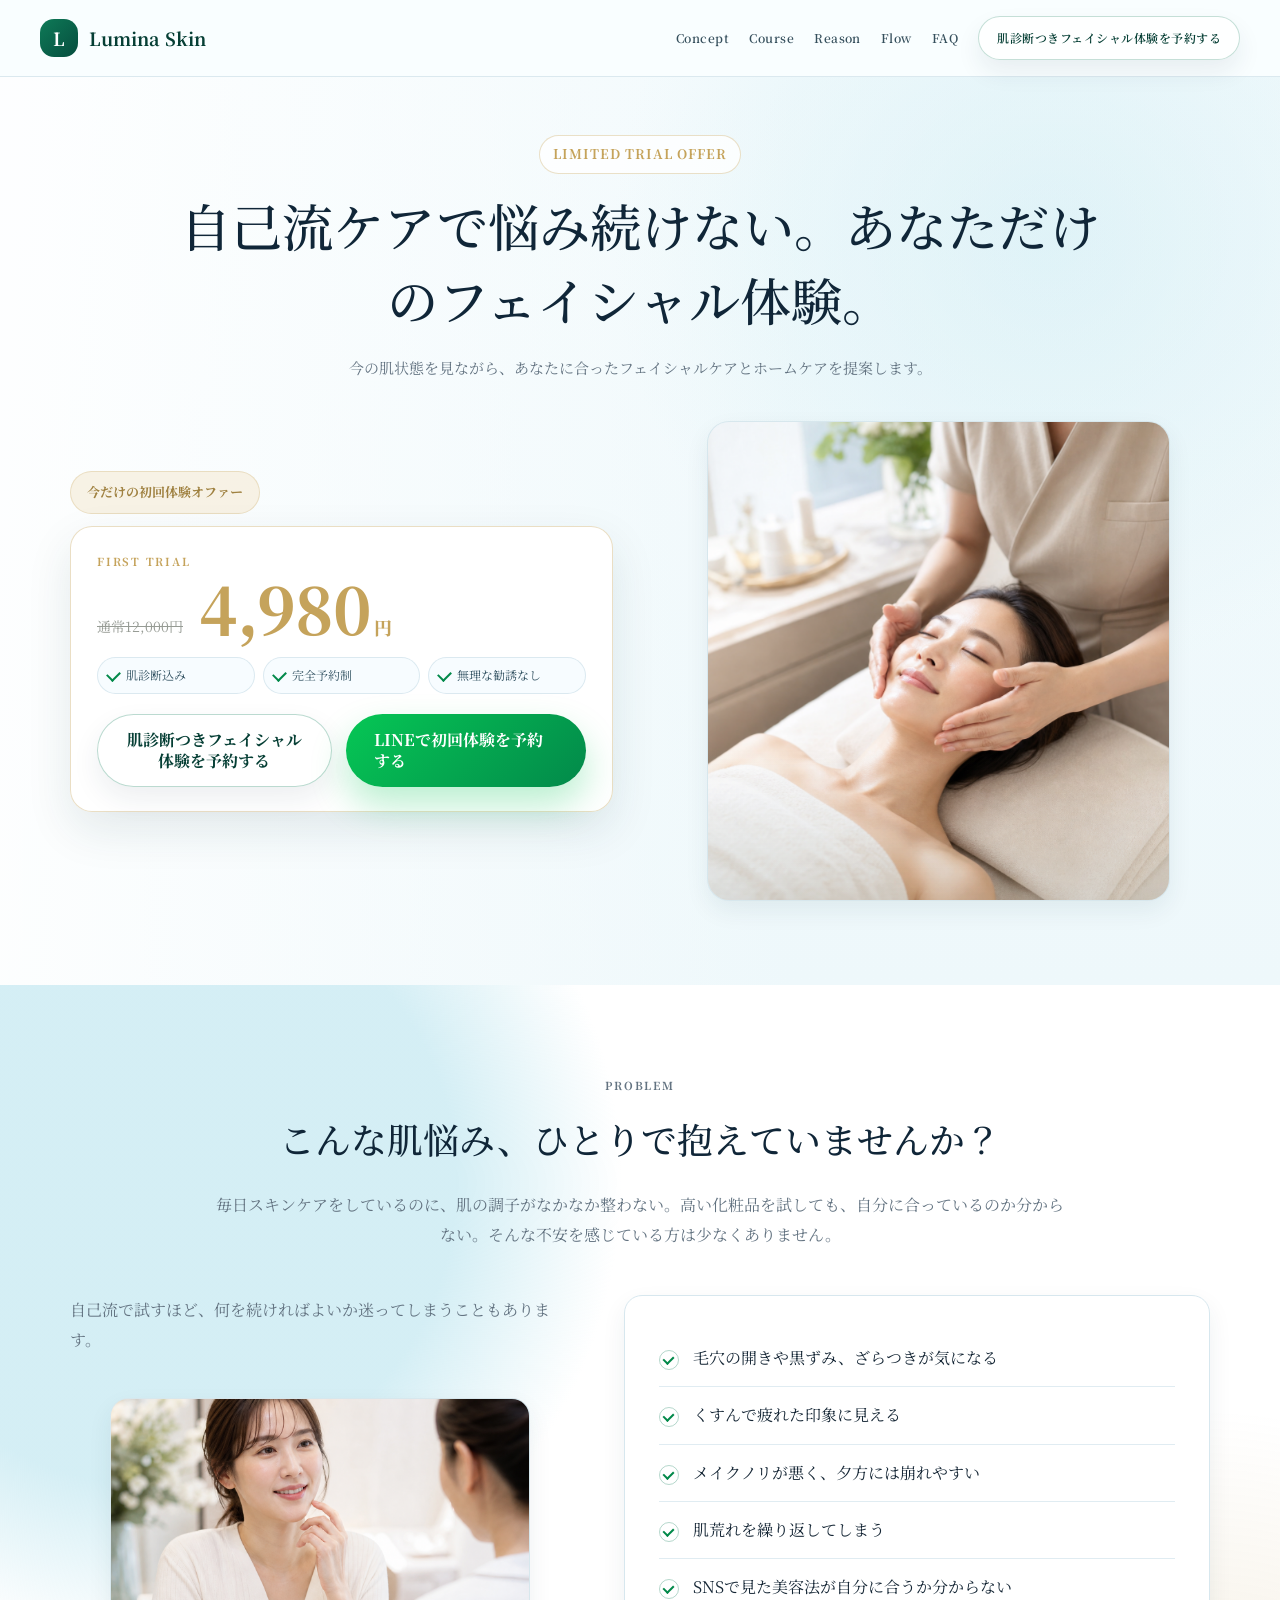
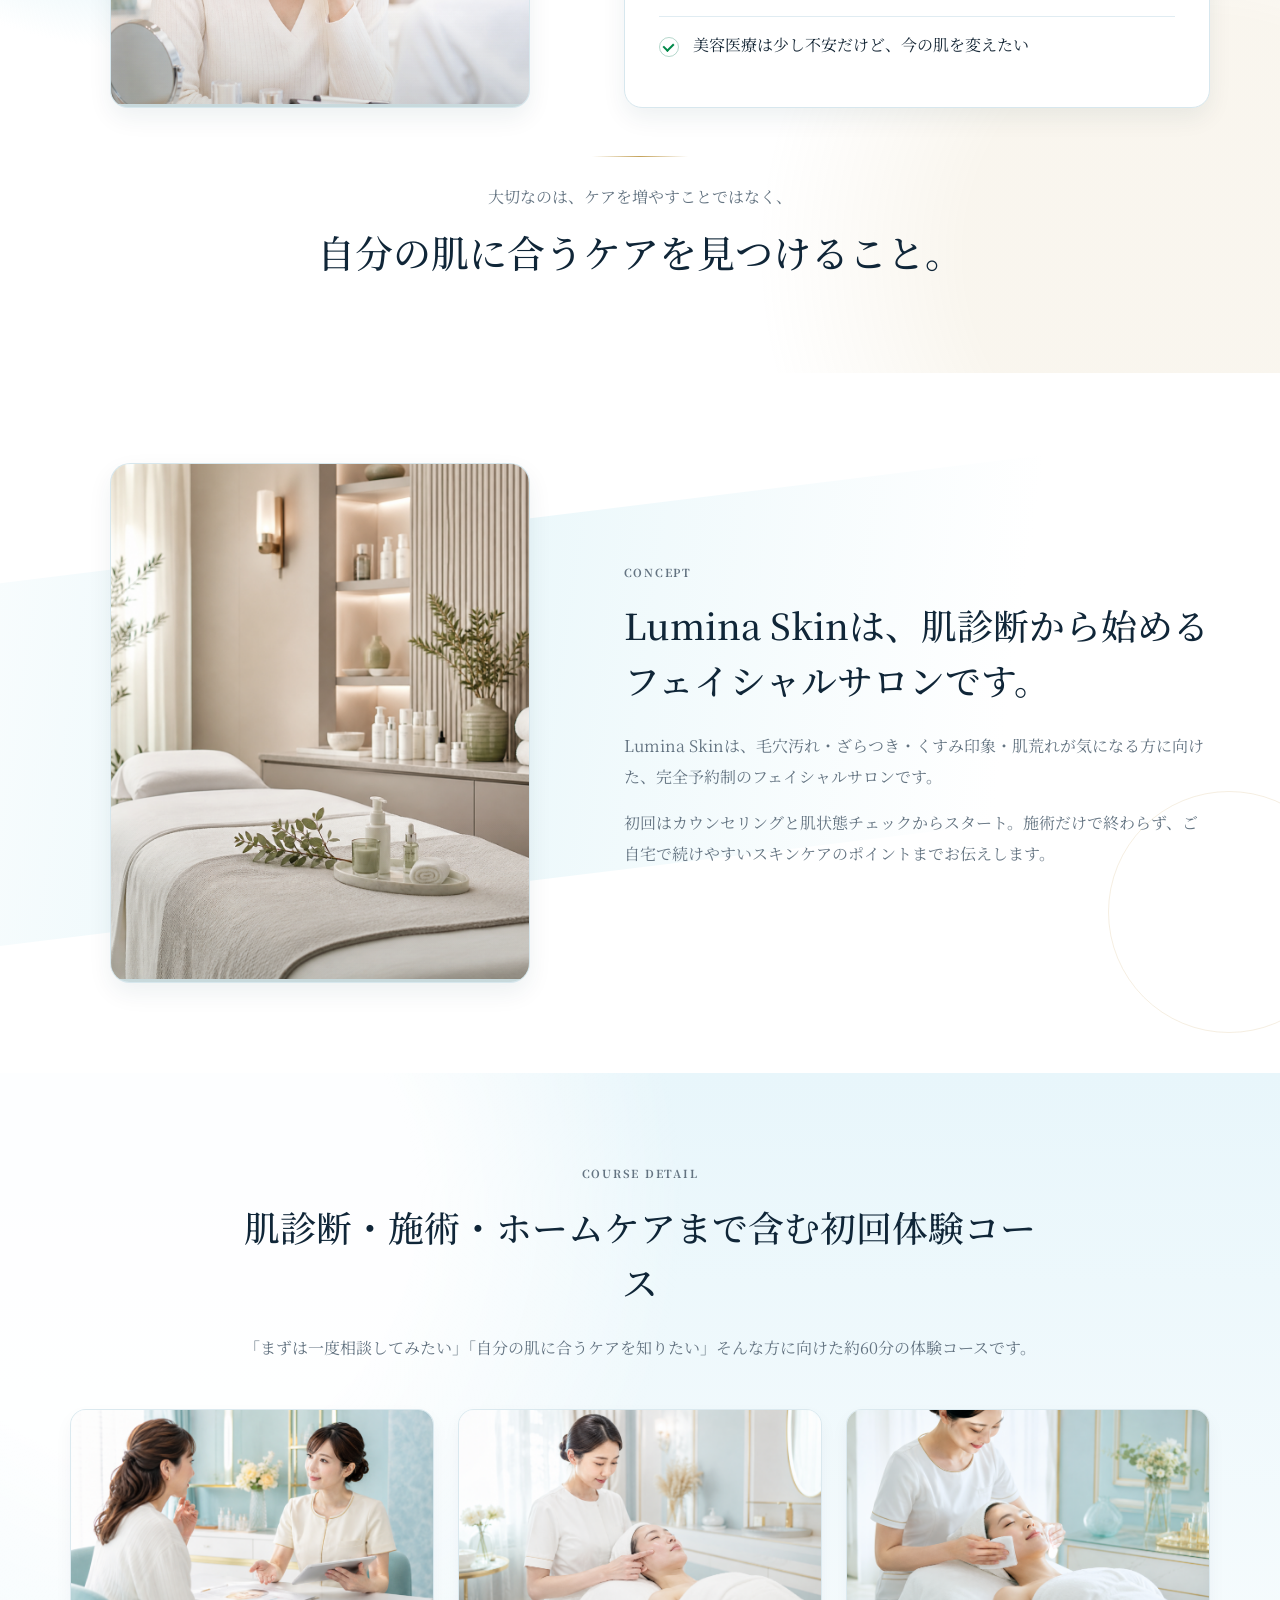
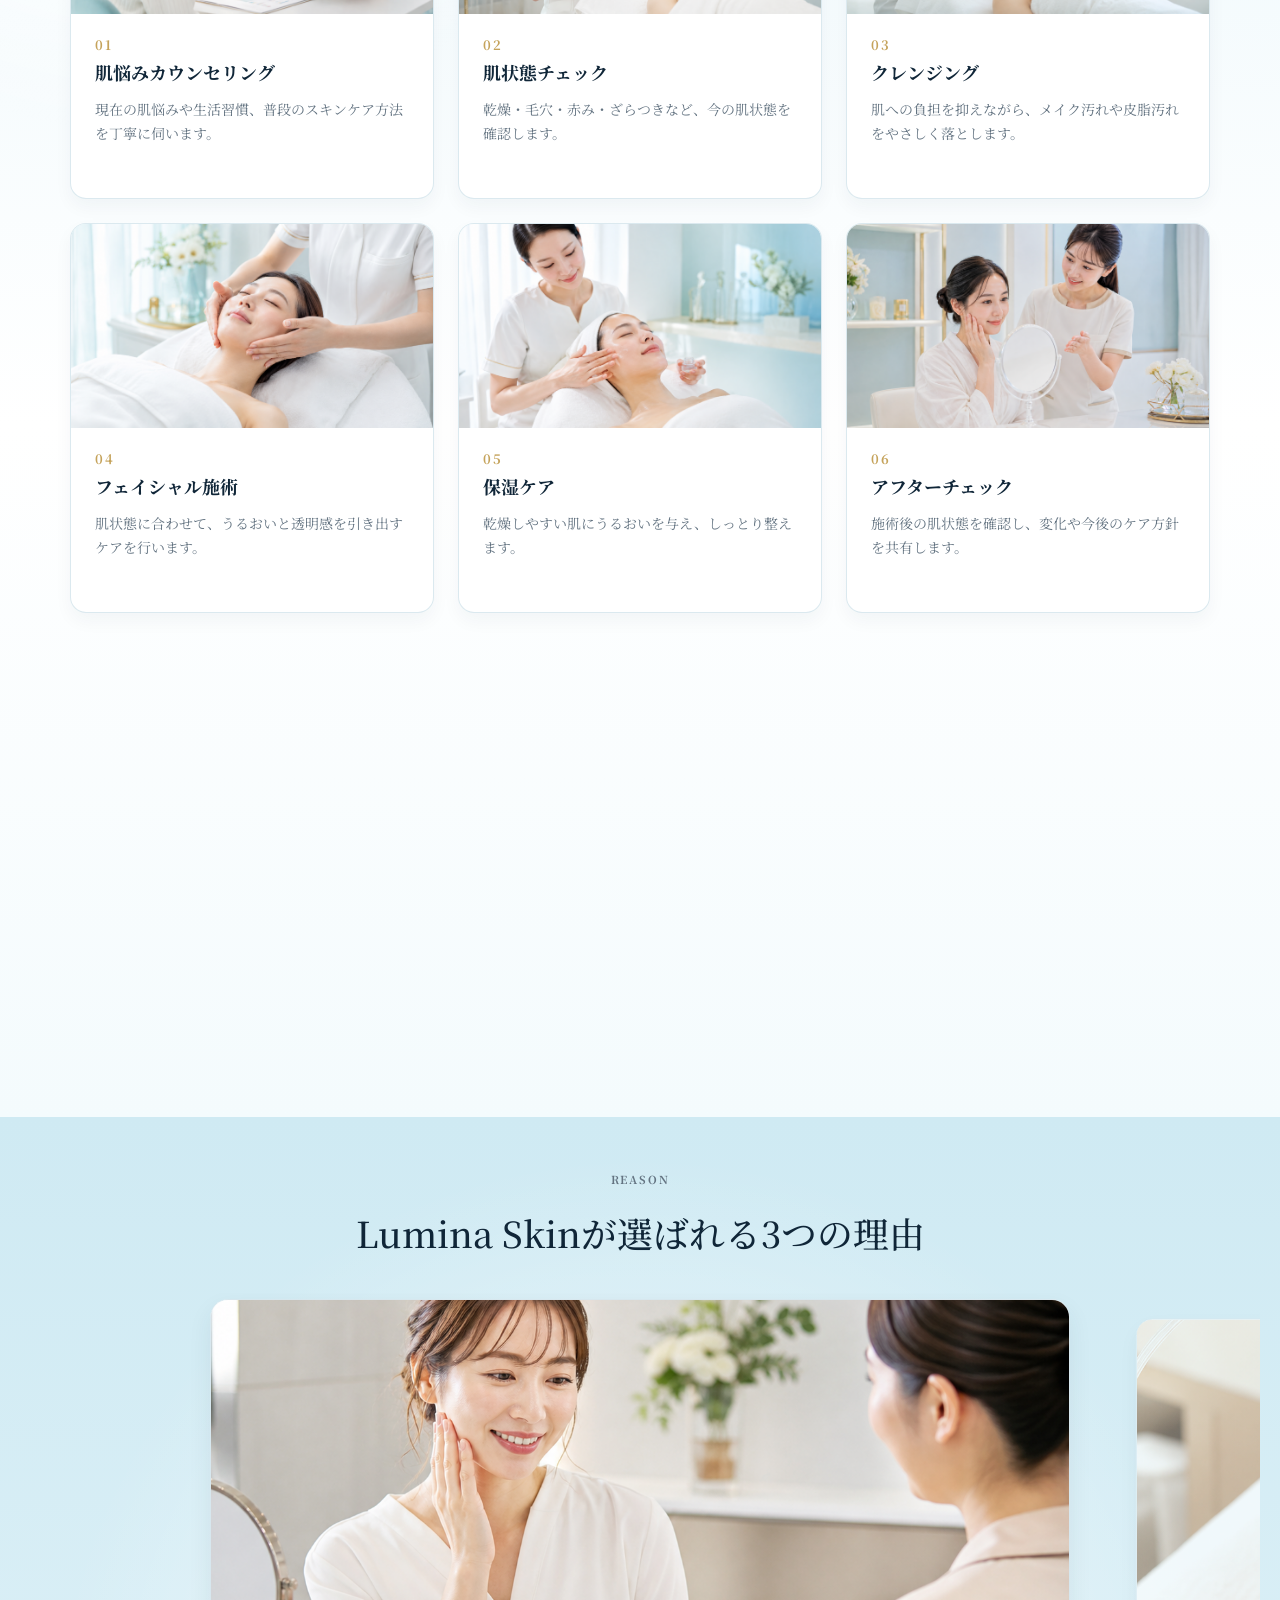
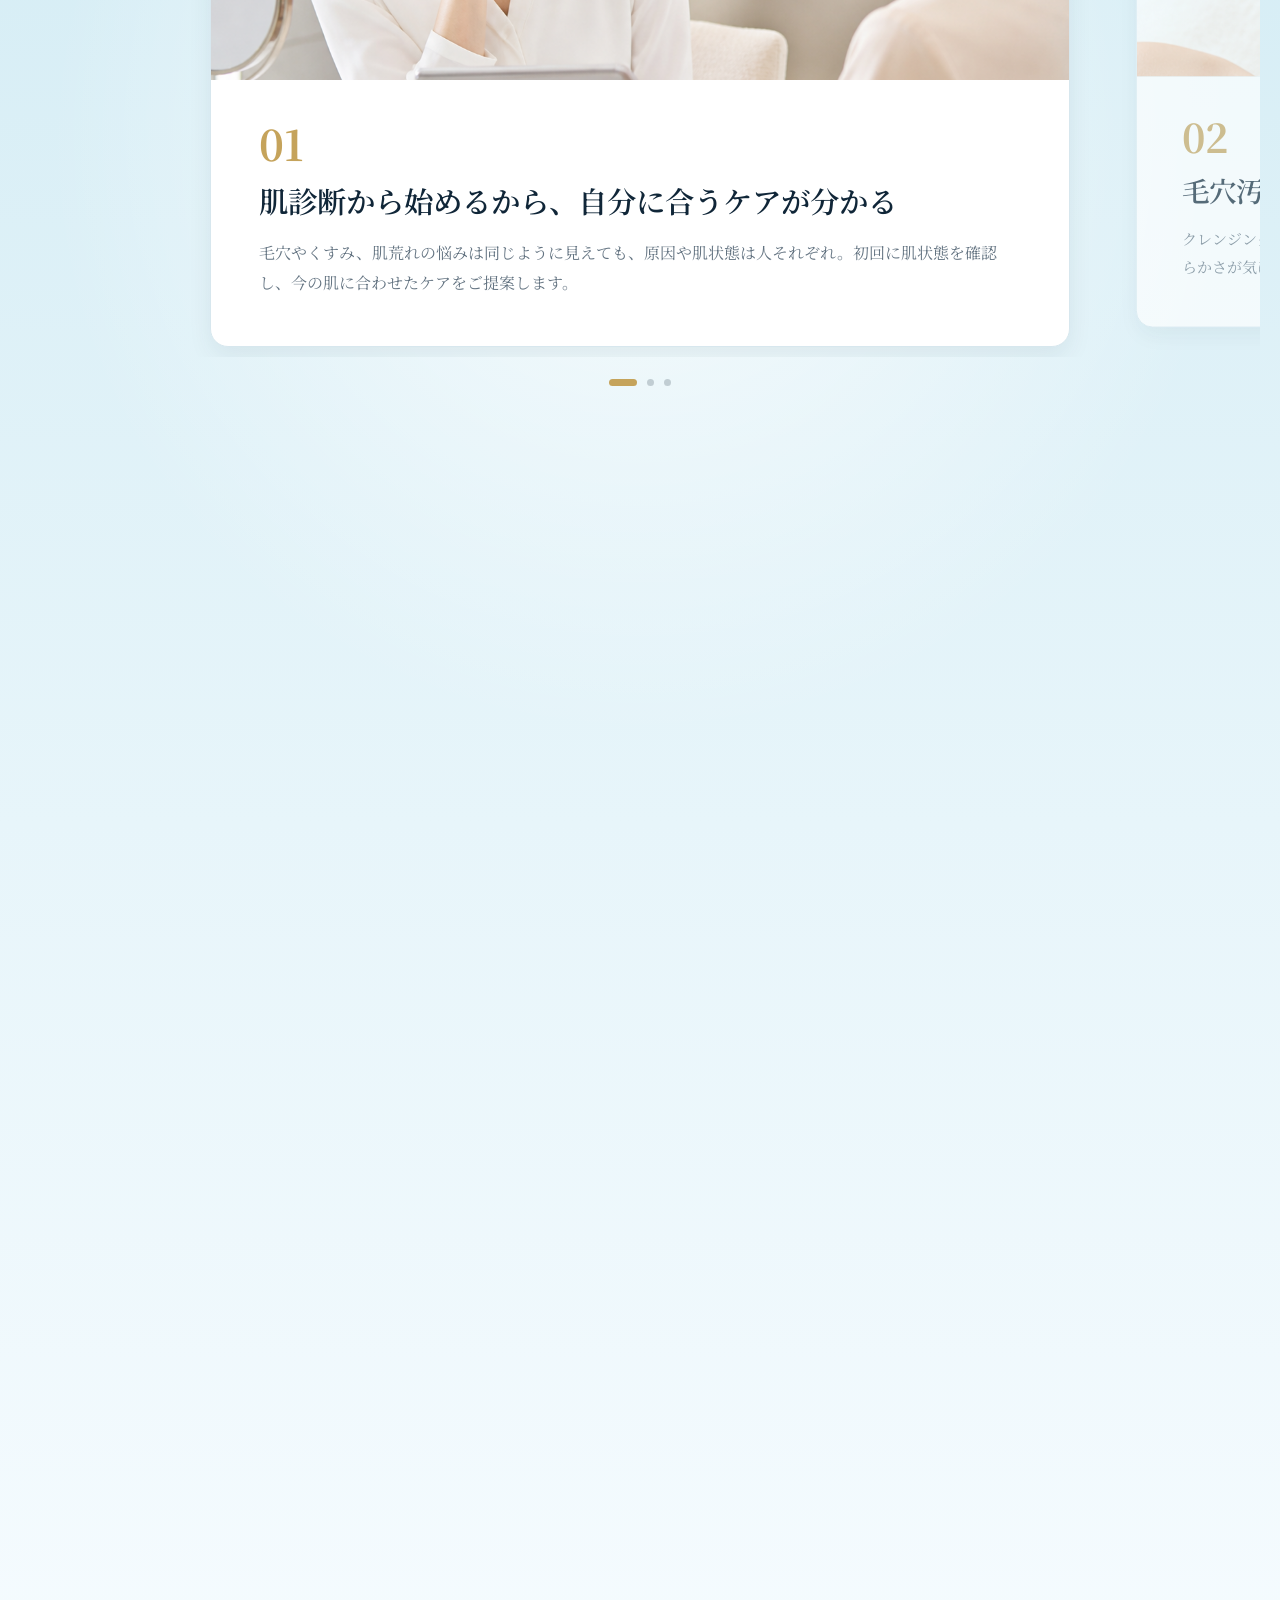
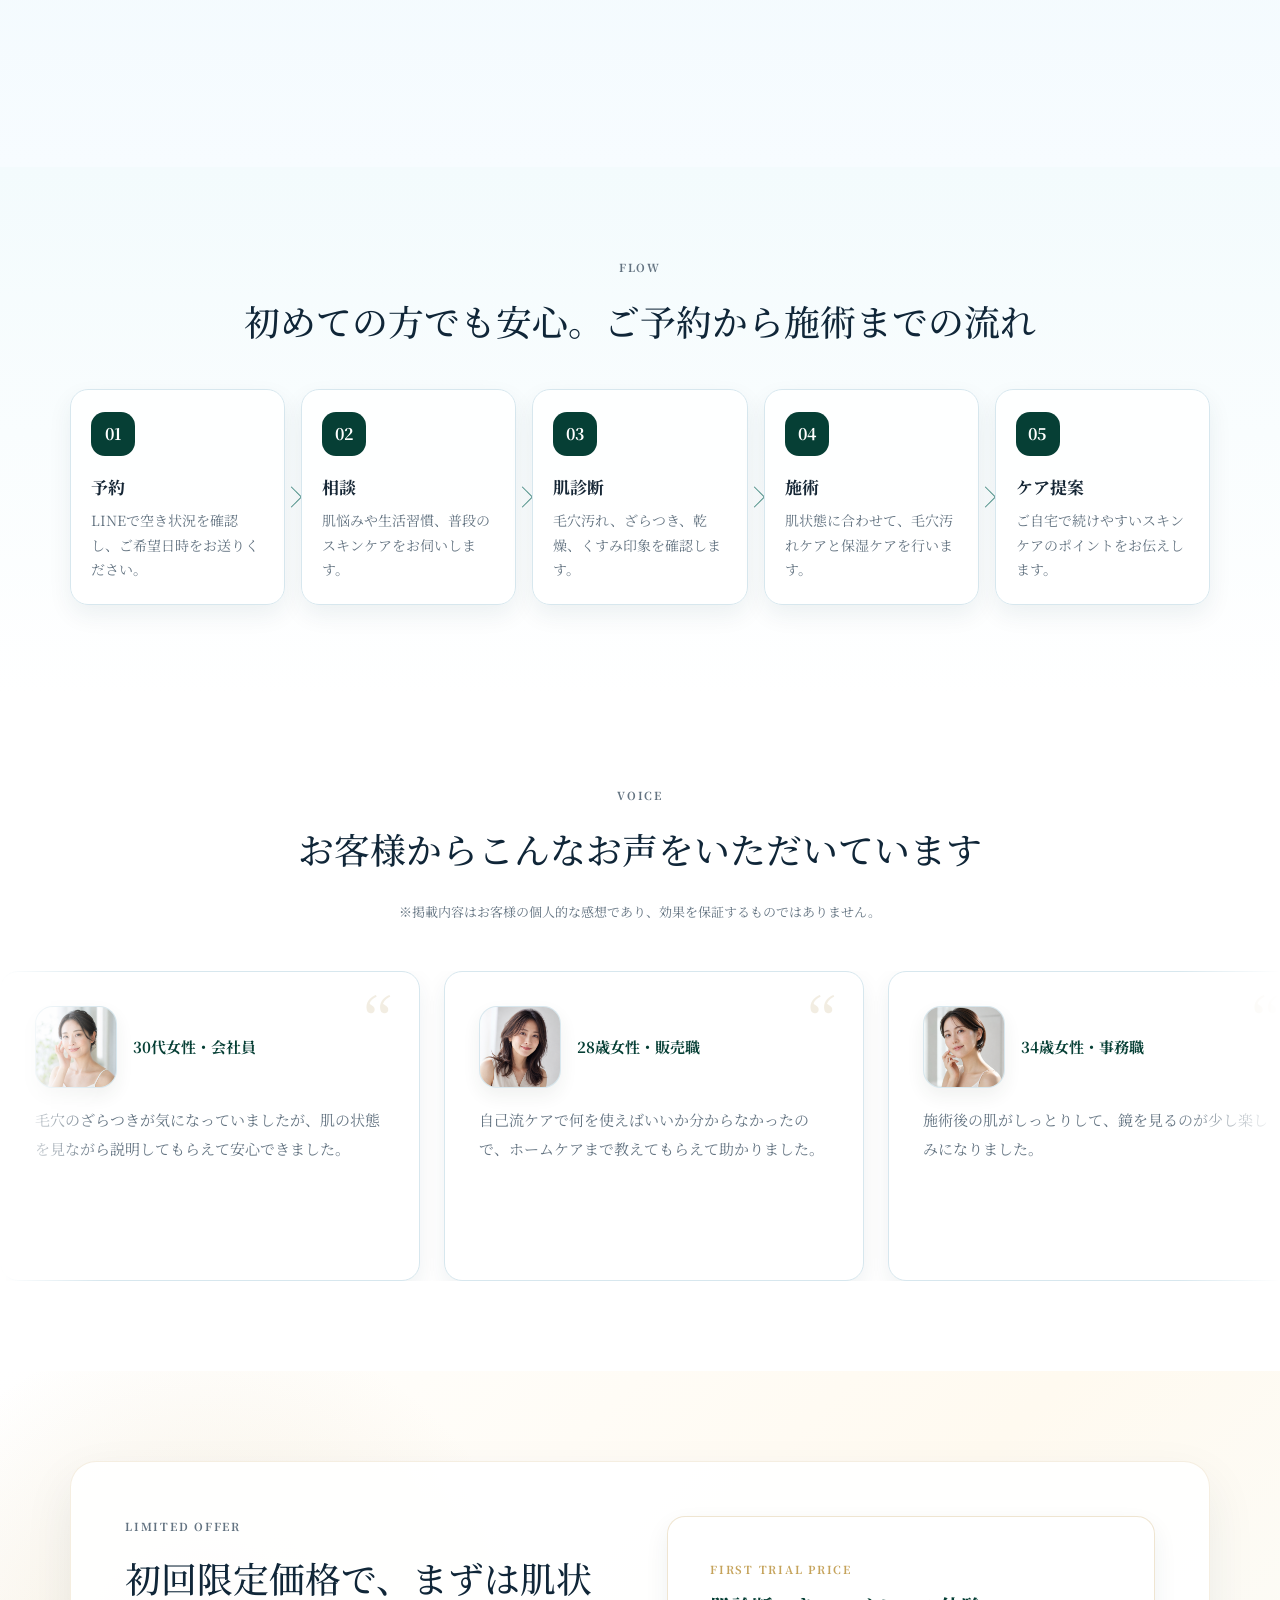
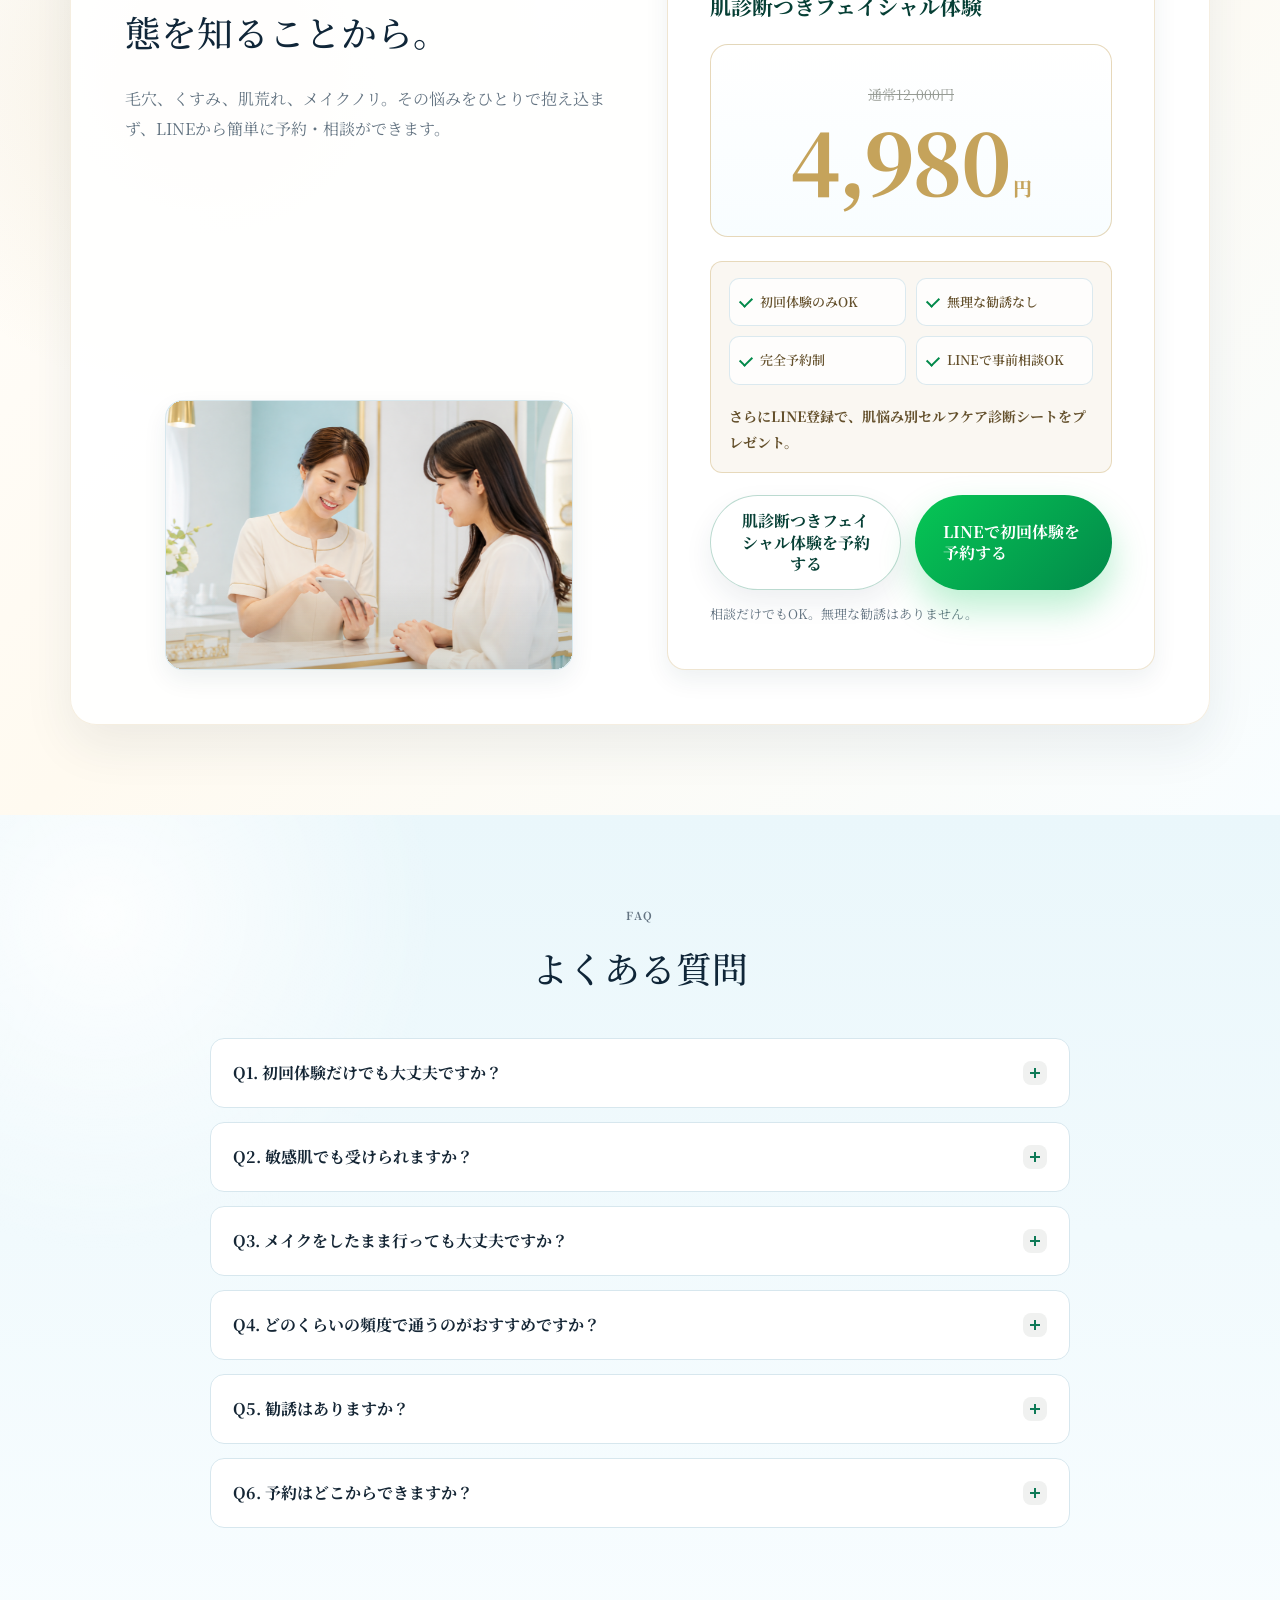
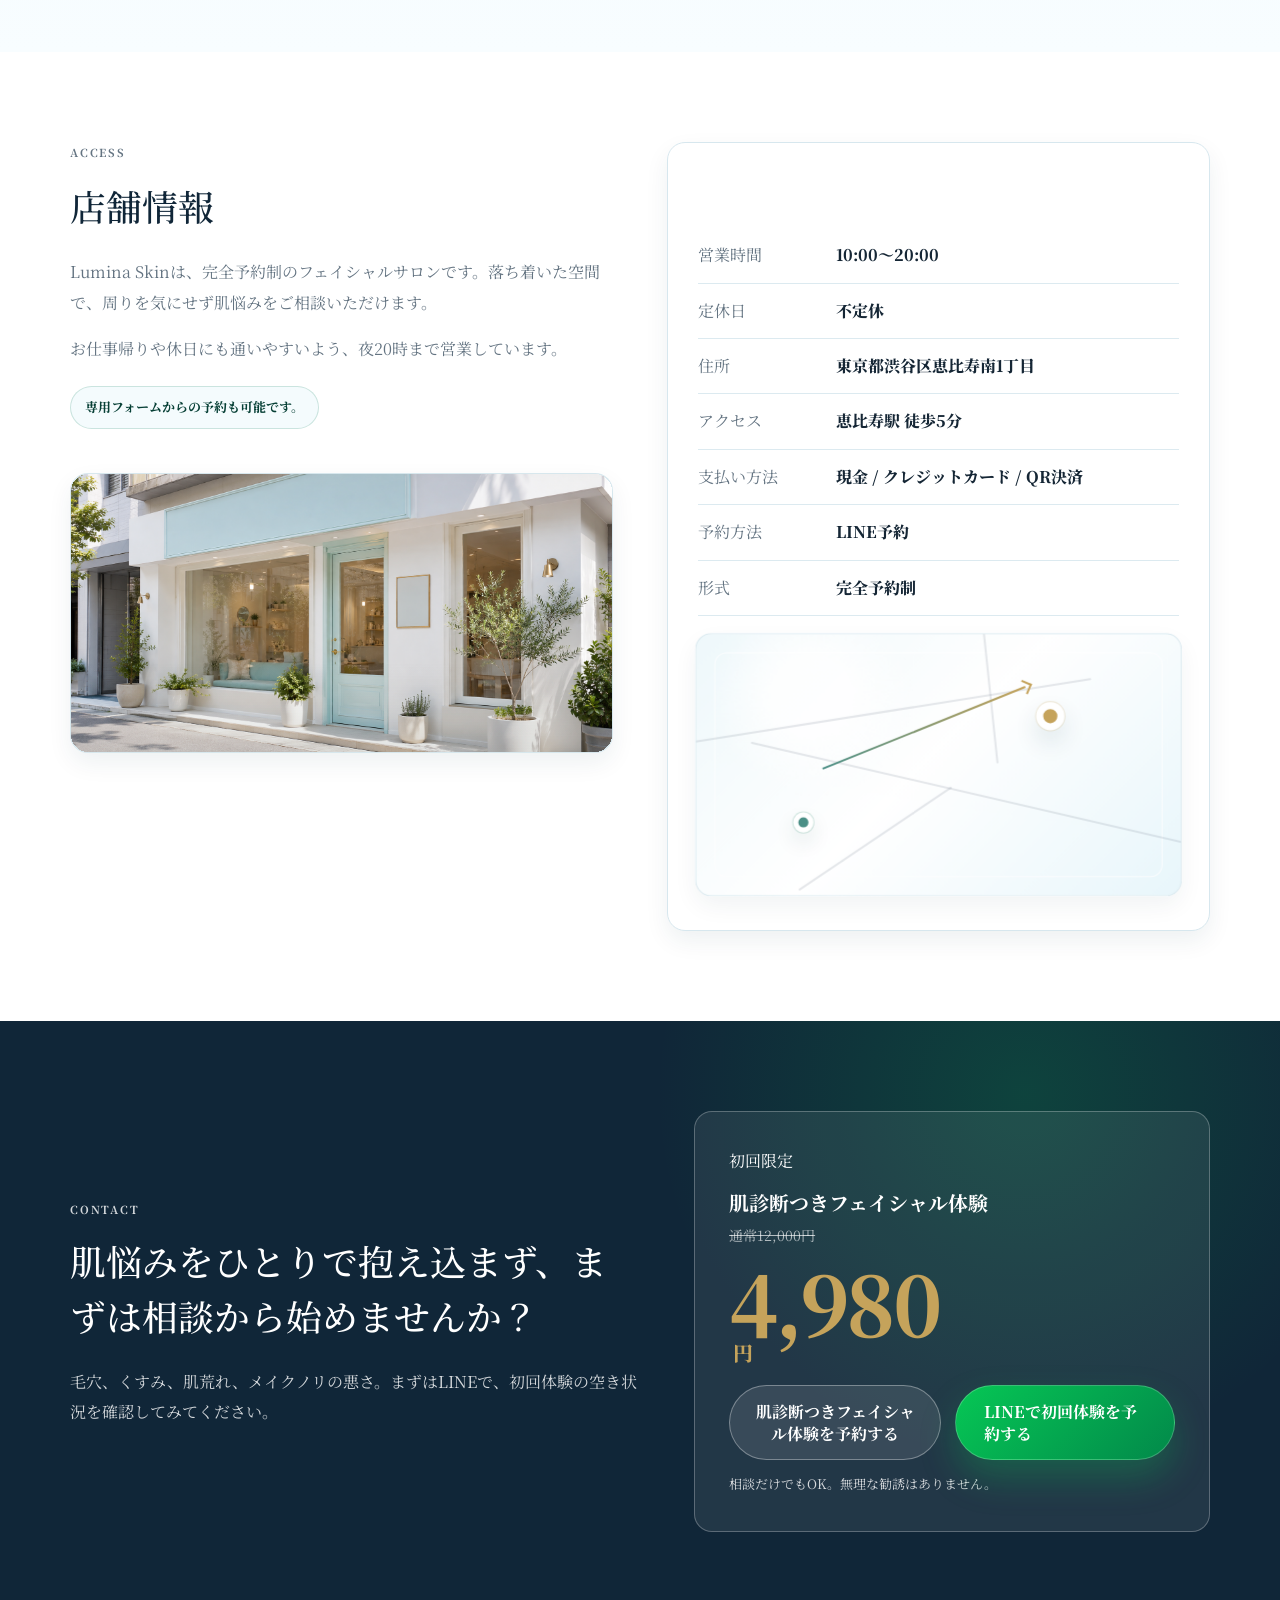
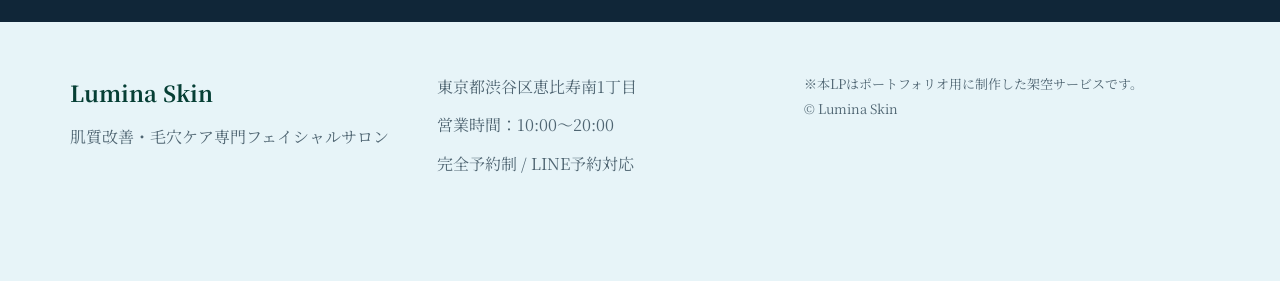
<file: index.html>
<!DOCTYPE html>
<html lang="ja">
<head>
  <meta charset="UTF-8">
  <meta name="viewport" content="width=device-width, initial-scale=1.0">
  <meta name="description" content="Lumina Skinは肌質改善・毛穴ケア専門のフェイシャルサロンです。肌診断つき初回体験を専用フォームまたはLINEからご予約いただけます。">
  <title>Lumina Skin | 肌診断つきフェイシャル体験</title>
  <link rel="preconnect" href="https://fonts.googleapis.com">
  <link rel="preconnect" href="https://fonts.gstatic.com" crossorigin>
  <link href="https://fonts.googleapis.com/css2?family=Noto+Serif+JP:wght@400;500;600;700;800&amp;display=swap" rel="stylesheet">
  <link rel="stylesheet" href="style.css">
</head>
<body>
  <header class="site-header">
    <div class="header-inner">
      <a class="logo" href="#top" aria-label="Lumina Skin トップへ">
        <span class="logo-mark">L</span>
        <span>Lumina Skin</span>
      </a>
      <button class="menu-toggle" type="button" aria-label="メニューを開く" aria-expanded="false" aria-controls="site-nav">
        <span></span>
        <span></span>
      </button>
      <nav class="site-nav" id="site-nav" aria-label="主要ナビゲーション">
        <a href="#concept">Concept</a>
        <a href="#course">Course</a>
        <a href="#reason">Reason</a>
        <a href="#flow">Flow</a>
        <a href="#faq">FAQ</a>
        <a class="nav-cta" href="#contact">肌診断つきフェイシャル体験を予約する</a>
      </nav>
    </div>
  </header>

  <main>
    <section class="hero section-soft js-hero" id="top">
      <div class="container hero-top center">
        <p class="eyebrow hero-eyebrow js-reveal" data-delay="0">LIMITED TRIAL OFFER</p>
        <h1 class="js-reveal" data-delay="80">自己流ケアで悩み続けない。あなただけのフェイシャル体験。</h1>
        <p class="lead js-reveal" data-delay="160">今の肌状態を見ながら、あなたに合ったフェイシャルケアとホームケアを提案します。</p>
      </div>

      <div class="container hero-grid">
        <div class="hero-copy">
          <p class="offer-kicker js-reveal" data-delay="220">今だけの初回体験オファー</p>
          <div class="hero-offer js-reveal" data-delay="260" aria-label="初回体験価格">
            <span class="offer-label">First Trial</span>
            <div class="offer-price-line">
              <span class="regular">通常12,000円</span>
              <span class="trial">4,980<span>円</span></span>
            </div>
            <ul class="trial-check-list">
              <li>肌診断込み</li>
              <li>完全予約制</li>
              <li>無理な勧誘なし</li>
            </ul>
            <div class="cta-group hero-cta-group">
              <div class="cta-buttons">
                <a class="button-secondary" href="#contact">肌診断つきフェイシャル体験を予約する</a>
                <a class="button-primary" href="https://lin.ee/xxxxx">LINEで初回体験を予約する</a>
              </div>
            </div>
          </div>
          <div class="js-reveal" data-delay="360">
            <p class="microcopy">相談だけでもOK。無理な勧誘はありません。</p>
          </div>
        </div>

        <div class="hero-media js-reveal" data-delay="180">
          <figure class="image-frame hero-frame js-parallax" data-parallax-speed="-0.1" data-parallax-scale="1.045" data-parallax-scale-end="1.01">
            <img class="hero-image" src="images/hero-facial.webp" alt="透明感のある女性がフェイシャルケアを受けるイメージ" fetchpriority="high">
          </figure>
        </div>
      </div>
    </section>

    <section class="section problem-section" id="problem">
      <div class="container">
        <div class="section-heading center problem-heading reveal">
          <p class="eyebrow">Problem</p>
          <h2>こんな肌悩み、ひとりで抱えていませんか？</h2>
          <p>毎日スキンケアをしているのに、肌の調子がなかなか整わない。高い化粧品を試しても、自分に合っているのか分からない。そんな不安を感じている方は少なくありません。</p>
        </div>
        <div class="problem-grid">
          <div class="problem-copy reveal">
            <p>自己流で試すほど、何を続ければよいか迷ってしまうこともあります。</p>
            <figure class="image-frame problem-frame reveal js-parallax" data-parallax-speed="-0.06" data-parallax-scale="1.035">
              <img class="problem-image" src="images/reason-03.webp" alt="肌悩みを相談するカウンセリングのイメージ" loading="lazy">
            </figure>
          </div>
          <div class="check-card problem-list-card reveal">
            <ul class="check-list concern-list">
              <li>毛穴の開きや黒ずみ、ざらつきが気になる</li>
              <li>くすんで疲れた印象に見える</li>
              <li>メイクノリが悪く、夕方には崩れやすい</li>
              <li>肌荒れを繰り返してしまう</li>
              <li>SNSで見た美容法が自分に合うか分からない</li>
              <li>美容医療は少し不安だけど、今の肌を変えたい</li>
            </ul>
          </div>
        </div>
        <div class="quote-box problem-closing reveal">
          <span>大切なのは、ケアを増やすことではなく、</span>
          <strong>自分の肌に合うケアを見つけること。</strong>
        </div>
      </div>
    </section>

    <section class="section" id="concept">
      <div class="container service-grid">
        <figure class="image-frame service-frame reveal js-parallax" data-parallax-speed="-0.08" data-parallax-scale="1.04">
          <img class="service-image" src="images/service-room.webp" alt="落ち着いたフェイシャルサロンの施術ルーム" loading="lazy">
        </figure>
        <div class="section-heading reveal">
          <p class="eyebrow">Concept</p>
          <h2>Lumina Skinは、肌診断から始めるフェイシャルサロンです。</h2>
          <p>Lumina Skinは、毛穴汚れ・ざらつき・くすみ印象・肌荒れが気になる方に向けた、完全予約制のフェイシャルサロンです。</p>
          <p>初回はカウンセリングと肌状態チェックからスタート。施術だけで終わらず、ご自宅で続けやすいスキンケアのポイントまでお伝えします。</p>
        </div>
      </div>
    </section>

    <section class="section section-soft" id="course">
      <div class="container course-container">
        <div class="section-heading center course-heading reveal">
          <p class="eyebrow">Course Detail</p>
          <h2>肌診断・施術・ホームケアまで含む初回体験コース</h2>
          <p>「まずは一度相談してみたい」「自分の肌に合うケアを知りたい」そんな方に向けた約60分の体験コースです。</p>
        </div>
        <ul class="course-list course-grid-list">
            <li class="course-card">
              <figure><img src="images/course-counseling.webp" alt="肌悩みカウンセリングのイメージ" loading="lazy"></figure>
              <div><span>01</span><h3>肌悩みカウンセリング</h3><p>現在の肌悩みや生活習慣、普段のスキンケア方法を丁寧に伺います。</p></div>
            </li>
            <li class="course-card">
              <figure><img src="images/course-skin-check.webp" alt="肌状態チェックのイメージ" loading="lazy"></figure>
              <div><span>02</span><h3>肌状態チェック</h3><p>乾燥・毛穴・赤み・ざらつきなど、今の肌状態を確認します。</p></div>
            </li>
            <li class="course-card">
              <figure><img src="images/course-cleansing.webp" alt="クレンジング施術のイメージ" loading="lazy"></figure>
              <div><span>03</span><h3>クレンジング</h3><p>肌への負担を抑えながら、メイク汚れや皮脂汚れをやさしく落とします。</p></div>
            </li>
            <li class="course-card">
              <figure><img src="images/course-facial-treatment.webp" alt="フェイシャル施術のイメージ" loading="lazy"></figure>
              <div><span>04</span><h3>フェイシャル施術</h3><p>肌状態に合わせて、うるおいと透明感を引き出すケアを行います。</p></div>
            </li>
            <li class="course-card">
              <figure><img src="images/course-moisture-care.webp" alt="保湿ケアのイメージ" loading="lazy"></figure>
              <div><span>05</span><h3>保湿ケア</h3><p>乾燥しやすい肌にうるおいを与え、しっとり整えます。</p></div>
            </li>
            <li class="course-card">
              <figure><img src="images/course-after-check.webp" alt="アフターチェックのイメージ" loading="lazy"></figure>
              <div><span>06</span><h3>アフターチェック</h3><p>施術後の肌状態を確認し、変化や今後のケア方針を共有します。</p></div>
            </li>
            <li class="course-card course-card-last">
              <figure><img src="images/course-homecare.webp" alt="ホームケアアドバイスのイメージ" loading="lazy"></figure>
              <div><span>07</span><h3>ホームケアアドバイス</h3><p>自宅で無理なく続けられるスキンケア方法を提案します。</p></div>
            </li>
        </ul>
      </div>
    </section>

    <section class="section section-soft reason-section js-sticky-horizontal" id="reason">
      <div class="reason-sticky-shell">
        <div class="container reason-sticky-inner">
        <div class="section-heading center reveal">
          <p class="eyebrow">Reason</p>
          <h2>Lumina Skinが選ばれる3つの理由</h2>
        </div>
        <div class="reason-viewport">
        <div class="reason-grid sticky-track">
          <article class="reason-card sticky-card reveal">
            <figure class="reason-image-frame"><img class="reason-image reason-image-01" src="images/reason-01.webp" alt="肌状態を丁寧に確認するカウンセリングのイメージ" loading="lazy"></figure>
            <div class="reason-body">
              <span class="num">01</span>
              <h3>肌診断から始めるから、自分に合うケアが分かる</h3>
              <p>毛穴やくすみ、肌荒れの悩みは同じように見えても、原因や肌状態は人それぞれ。初回に肌状態を確認し、今の肌に合わせたケアをご提案します。</p>
            </div>
          </article>
          <article class="reason-card sticky-card reveal">
            <figure class="reason-image-frame"><img class="reason-image reason-image-02" src="images/reason-02.webp" alt="毛穴汚れケアと保湿フェイシャルのイメージ" loading="lazy"></figure>
            <div class="reason-body">
              <span class="num">02</span>
              <h3>毛穴汚れ・ざらつき・くすみ印象に着目したケア</h3>
              <p>クレンジング、毛穴汚れケア、保湿ケアを組み合わせ、肌をすこやかに整えます。メイクノリや肌のなめらかさが気になる方にもおすすめです。</p>
            </div>
          </article>
          <article class="reason-card sticky-card reveal">
            <figure class="reason-image-frame"><img class="reason-image reason-image-03" src="images/reason-03.webp" alt="初めてでも相談しやすい完全予約制サロンのイメージ" loading="lazy"></figure>
            <div class="reason-body">
              <span class="num">03</span>
              <h3>初めてでも相談しやすい安心設計</h3>
              <p>完全予約制・LINE相談・初回体験価格をご用意しています。無理な勧誘は行っておりませんので、まずはお気軽にご相談ください。</p>
            </div>
          </article>
        </div>
        </div>
        <div class="scroll-progress" aria-hidden="true">
          <span class="progress-dot is-active"></span>
          <span class="progress-dot"></span>
          <span class="progress-dot"></span>
        </div>
        </div>
      </div>
    </section>

    <section class="section section-soft" id="flow">
      <div class="container">
        <div class="section-heading center reveal">
          <p class="eyebrow">Flow</p>
          <h2>初めての方でも安心。ご予約から施術までの流れ</h2>
        </div>
        <div class="flow-list">
          <article class="flow-item reveal">
            <span>01</span>
            <h3>予約</h3>
            <p>LINEで空き状況を確認し、ご希望日時をお送りください。</p>
          </article>
          <article class="flow-item reveal">
            <span>02</span>
            <h3>相談</h3>
            <p>肌悩みや生活習慣、普段のスキンケアをお伺いします。</p>
          </article>
          <article class="flow-item reveal">
            <span>03</span>
            <h3>肌診断</h3>
            <p>毛穴汚れ、ざらつき、乾燥、くすみ印象を確認します。</p>
          </article>
          <article class="flow-item reveal">
            <span>04</span>
            <h3>施術</h3>
            <p>肌状態に合わせて、毛穴汚れケアと保湿ケアを行います。</p>
          </article>
          <article class="flow-item reveal">
            <span>05</span>
            <h3>ケア提案</h3>
            <p>ご自宅で続けやすいスキンケアのポイントをお伝えします。</p>
          </article>
        </div>
      </div>
    </section>

    <section class="section" id="voice">
      <div class="container">
        <div class="section-heading center reveal">
          <p class="eyebrow">Voice</p>
          <h2>お客様からこんなお声をいただいています</h2>
          <p class="note">※掲載内容はお客様の個人的な感想であり、効果を保証するものではありません。</p>
        </div>
        <div class="voice-slider reveal" aria-label="お客様の声スライドショー">
          <div class="voice-track js-voice-track">
          <article class="voice-card">
            <div class="voice-head">
              <img class="voice-image voice-image-01" src="images/voice-01.webp" alt="30代女性のお客様プロフィール画像" loading="lazy">
              <p class="profile">30代女性・会社員</p>
            </div>
            <p>毛穴のざらつきが気になっていましたが、肌の状態を見ながら説明してもらえて安心できました。</p>
          </article>
          <article class="voice-card">
            <div class="voice-head">
              <img class="voice-image voice-image-02" src="images/voice-02.webp" alt="28歳女性のお客様プロフィール画像" loading="lazy">
              <p class="profile">28歳女性・販売職</p>
            </div>
            <p>自己流ケアで何を使えばいいか分からなかったので、ホームケアまで教えてもらえて助かりました。</p>
          </article>
          <article class="voice-card">
            <div class="voice-head">
              <img class="voice-image voice-image-03" src="images/voice-03.webp" alt="34歳女性のお客様プロフィール画像" loading="lazy">
              <p class="profile">34歳女性・事務職</p>
            </div>
            <p>施術後の肌がしっとりして、鏡を見るのが少し楽しみになりました。</p>
          </article>
          <article class="voice-card">
            <div class="voice-head">
              <img class="voice-image voice-image-01" src="images/voice-01.webp" alt="29歳女性のお客様プロフィール画像" loading="lazy">
              <p class="profile">29歳女性・営業職</p>
            </div>
            <p>無理な勧誘がなく、初めてでも落ち着いて相談できました。</p>
          </article>
          <article class="voice-card">
            <div class="voice-head">
              <img class="voice-image voice-image-02" src="images/voice-02.webp" alt="32歳女性のお客様プロフィール画像" loading="lazy">
              <p class="profile">32歳女性・デザイナー</p>
            </div>
            <p>カウンセリングが丁寧で、自分の肌に合うケアを知るきっかけになりました。</p>
          </article>
          <article class="voice-card">
            <div class="voice-head">
              <img class="voice-image voice-image-03" src="images/voice-03.webp" alt="31歳女性のお客様プロフィール画像" loading="lazy">
              <p class="profile">31歳女性・医療事務</p>
            </div>
            <p>店内が清潔で、リラックスして過ごせました。</p>
          </article>
          <article class="voice-card">
            <div class="voice-head">
              <img class="voice-image voice-image-01" src="images/voice-01.webp" alt="27歳女性のお客様プロフィール画像" loading="lazy">
              <p class="profile">27歳女性・広報</p>
            </div>
            <p>LINEで相談できたので、予約前の不安が減りました。</p>
          </article>
          <article class="voice-card" aria-hidden="true">
            <div class="voice-head">
              <img class="voice-image voice-image-01" src="images/voice-01.webp" alt="" loading="lazy">
              <p class="profile">30代女性・会社員</p>
            </div>
            <p>毛穴のざらつきが気になっていましたが、肌の状態を見ながら説明してもらえて安心できました。</p>
          </article>
          <article class="voice-card" aria-hidden="true">
            <div class="voice-head">
              <img class="voice-image voice-image-02" src="images/voice-02.webp" alt="" loading="lazy">
              <p class="profile">28歳女性・販売職</p>
            </div>
            <p>自己流ケアで何を使えばいいか分からなかったので、ホームケアまで教えてもらえて助かりました。</p>
          </article>
          <article class="voice-card" aria-hidden="true">
            <div class="voice-head">
              <img class="voice-image voice-image-03" src="images/voice-03.webp" alt="" loading="lazy">
              <p class="profile">34歳女性・事務職</p>
            </div>
            <p>施術後の肌がしっとりして、鏡を見るのが少し楽しみになりました。</p>
          </article>
          <article class="voice-card" aria-hidden="true">
            <div class="voice-head">
              <img class="voice-image voice-image-01" src="images/voice-01.webp" alt="" loading="lazy">
              <p class="profile">29歳女性・営業職</p>
            </div>
            <p>無理な勧誘がなく、初めてでも落ち着いて相談できました。</p>
          </article>
          <article class="voice-card" aria-hidden="true">
            <div class="voice-head">
              <img class="voice-image voice-image-02" src="images/voice-02.webp" alt="" loading="lazy">
              <p class="profile">32歳女性・デザイナー</p>
            </div>
            <p>カウンセリングが丁寧で、自分の肌に合うケアを知るきっかけになりました。</p>
          </article>
          <article class="voice-card" aria-hidden="true">
            <div class="voice-head">
              <img class="voice-image voice-image-03" src="images/voice-03.webp" alt="" loading="lazy">
              <p class="profile">31歳女性・医療事務</p>
            </div>
            <p>店内が清潔で、リラックスして過ごせました。</p>
          </article>
          <article class="voice-card" aria-hidden="true">
            <div class="voice-head">
              <img class="voice-image voice-image-01" src="images/voice-01.webp" alt="" loading="lazy">
              <p class="profile">27歳女性・広報</p>
            </div>
            <p>LINEで相談できたので、予約前の不安が減りました。</p>
          </article>
          </div>
        </div>
      </div>
    </section>

    <section class="section offer-section" id="offer">
      <div class="container offer-card reveal">
        <div class="offer-copy">
          <p class="eyebrow">Limited Offer</p>
          <h2>初回限定価格で、まずは肌状態を知ることから。</h2>
          <p>毛穴、くすみ、肌荒れ、メイクノリ。その悩みをひとりで抱え込まず、LINEから簡単に予約・相談ができます。</p>
          <figure class="image-frame offer-image-frame js-parallax" data-parallax-speed="-0.05" data-parallax-scale="1.035">
            <img class="offer-image" src="images/limited-offer-consultation.webp" alt="初回体験前に肌悩みを相談するイメージ" loading="lazy">
          </figure>
        </div>
        <div class="offer-panel">
          <span class="card-label">First Trial Price</span>
          <h3>肌診断つきフェイシャル体験</h3>
          <div class="offer-price-box">
            <span class="regular">通常12,000円</span>
            <strong>4,980<span>円</span></strong>
          </div>
          <div class="benefit offer-benefit-card">
            <ul class="mini-list">
              <li>初回体験のみOK</li>
              <li>無理な勧誘なし</li>
              <li>完全予約制</li>
              <li>LINEで事前相談OK</li>
            </ul>
            <p>さらにLINE登録で、肌悩み別セルフケア診断シートをプレゼント。</p>
          </div>
          <div class="cta-buttons offer-cta-buttons">
            <a class="button-secondary" href="#contact">肌診断つきフェイシャル体験を予約する</a>
            <a class="button-primary" href="https://lin.ee/xxxxx">LINEで初回体験を予約する</a>
          </div>
          <p class="microcopy">相談だけでもOK。無理な勧誘はありません。</p>
        </div>
      </div>
    </section>

    <section class="section section-soft" id="faq">
      <div class="container narrow">
        <div class="section-heading center reveal">
          <p class="eyebrow">FAQ</p>
          <h2>よくある質問</h2>
        </div>
        <div class="faq-list reveal">
          <article class="faq-item">
            <button class="faq-question" type="button" aria-expanded="false"><span>Q1. 初回体験だけでも大丈夫ですか？</span><span class="faq-icon" aria-hidden="true"></span></button>
            <div class="faq-answer"><p>はい、初回体験のみでもご利用いただけます。無理な勧誘は行っておりませんので、安心してお試しください。</p></div>
          </article>
          <article class="faq-item">
            <button class="faq-question" type="button" aria-expanded="false"><span>Q2. 敏感肌でも受けられますか？</span><span class="faq-icon" aria-hidden="true"></span></button>
            <div class="faq-answer"><p>肌状態を確認したうえで施術内容をご提案します。不安がある方は、事前にLINEでご相談ください。</p></div>
          </article>
          <article class="faq-item">
            <button class="faq-question" type="button" aria-expanded="false"><span>Q3. メイクをしたまま行っても大丈夫ですか？</span><span class="faq-icon" aria-hidden="true"></span></button>
            <div class="faq-answer"><p>はい、大丈夫です。施術時にクレンジングを行いますので、お仕事帰りでもご来店いただけます。</p></div>
          </article>
          <article class="faq-item">
            <button class="faq-question" type="button" aria-expanded="false"><span>Q4. どのくらいの頻度で通うのがおすすめですか？</span><span class="faq-icon" aria-hidden="true"></span></button>
            <div class="faq-answer"><p>肌状態や目標によって異なります。初回カウンセリング時に、無理のない頻度をご提案します。</p></div>
          </article>
          <article class="faq-item">
            <button class="faq-question" type="button" aria-expanded="false"><span>Q5. 勧誘はありますか？</span><span class="faq-icon" aria-hidden="true"></span></button>
            <div class="faq-answer"><p>無理な勧誘は行っておりません。必要なケアをご提案することはありますが、ご希望に合わせてご判断いただけます。</p></div>
          </article>
          <article class="faq-item">
            <button class="faq-question" type="button" aria-expanded="false"><span>Q6. 予約はどこからできますか？</span><span class="faq-icon" aria-hidden="true"></span></button>
            <div class="faq-answer"><p>LINEから簡単にご予約いただけます。空き状況の確認や事前相談だけでも可能です。</p></div>
          </article>
        </div>
      </div>
    </section>

    <section class="section" id="access">
      <div class="container access-grid">
        <div class="section-heading access-copy reveal">
          <p class="eyebrow">Access</p>
          <h2>店舗情報</h2>
          <p>Lumina Skinは、完全予約制のフェイシャルサロンです。落ち着いた空間で、周りを気にせず肌悩みをご相談いただけます。</p>
          <p>お仕事帰りや休日にも通いやすいよう、夜20時まで営業しています。</p>
          <p class="access-note">専用フォームからの予約も可能です。</p>
          <figure class="image-frame exterior-frame js-parallax" data-parallax-speed="-0.05" data-parallax-scale="1.035">
            <img class="exterior-image" src="images/salon-exterior.webp" alt="Lumina Skinの店舗外観イメージ" loading="lazy">
          </figure>
        </div>
        <div class="info-card reveal">
          <dl>
            <div><dt>店舗名</dt><dd>Lumina Skin</dd></div>
            <div><dt>営業時間</dt><dd>10:00〜20:00</dd></div>
            <div><dt>定休日</dt><dd>不定休</dd></div>
            <div><dt>住所</dt><dd>東京都渋谷区恵比寿南1丁目</dd></div>
            <div><dt>アクセス</dt><dd>恵比寿駅 徒歩5分</dd></div>
            <div><dt>支払い方法</dt><dd>現金 / クレジットカード / QR決済</dd></div>
            <div><dt>予約方法</dt><dd>LINE予約</dd></div>
            <div><dt>形式</dt><dd>完全予約制</dd></div>
          </dl>
          <div class="map-frame fantasy-map js-parallax-card" data-parallax-speed="-0.04" aria-label="サロン周辺のアクセスイメージ">
            <span class="map-road map-road-1"></span>
            <span class="map-road map-road-2"></span>
            <span class="map-road map-road-3"></span>
            <span class="map-road map-road-4"></span>
            <span class="map-station-dot"></span>
            <span class="map-route-line"></span>
            <span class="map-pin-dot"></span>
          </div>
        </div>
      </div>
    </section>

    <section class="section final-cta" id="contact">
      <div class="container final-cta-grid reveal">
        <div>
          <p class="eyebrow">Contact</p>
          <h2>肌悩みをひとりで抱え込まず、まずは相談から始めませんか？</h2>
          <p>毛穴、くすみ、肌荒れ、メイクノリの悪さ。まずはLINEで、初回体験の空き状況を確認してみてください。</p>
        </div>
        <div class="final-offer">
          <span>初回限定</span>
          <strong>肌診断つきフェイシャル体験</strong>
          <p><span class="regular">通常12,000円</span></p>
          <div class="final-price-wrap">
            <b>4,980<span>円</span></b>
          </div>
          <div class="cta-buttons final-buttons">
            <a class="button-secondary button-secondary-dark" href="#contact">肌診断つきフェイシャル体験を予約する</a>
            <a class="button-primary large" href="https://lin.ee/xxxxx">LINEで初回体験を予約する</a>
          </div>
          <p class="microcopy">相談だけでもOK。無理な勧誘はありません。</p>
        </div>
      </div>
    </section>
  </main>

  <footer class="site-footer">
    <div class="container footer-grid">
      <div>
        <h2>Lumina Skin</h2>
        <p>肌質改善・毛穴ケア専門フェイシャルサロン</p>
      </div>
      <div>
        <p>東京都渋谷区恵比寿南1丁目</p>
        <p>営業時間：10:00〜20:00</p>
        <p>完全予約制 / LINE予約対応</p>
      </div>
      <p class="portfolio-note">※本LPはポートフォリオ用に制作した架空サービスです。<br>© Lumina Skin</p>
    </div>
  </footer>

  <a class="mobile-fixed-cta" href="https://lin.ee/xxxxx">初回4,980円｜LINEで初回体験予約</a>

  <script src="script.js"></script>
</body>
</html>
</file>
<file: style.css>
:root {
  --white: #ffffff;
  --soft: #eef8fb;
  --ice: #e4f4f9;
  --mist: #f5fbfe;
  --greige: #dfeff4;
  --sage: #4b8f86;
  --sage-dark: #0e7a57;
  --sage-deep: #063f35;
  --line-green: #06c755;
  --line-green-dark: #02894a;
  --gold: #c5a35b;
  --gold-soft: #f5eddb;
  --text: #152635;
  --sub: #637381;
  --line: #d7e7ee;
  --shadow: 0 18px 42px rgba(20, 56, 73, 0.12);
  --soft-shadow: 0 10px 24px rgba(20, 56, 73, 0.07);
  --serif: "Noto Serif JP", serif;
  --sans: "Noto Serif JP", serif;
  --num: "Noto Serif JP", serif;
}

* {
  box-sizing: border-box;
}

html {
  scroll-behavior: smooth;
}

body {
  margin: 0;
  overflow-x: clip;
  color: var(--text);
  font-family: var(--serif);
  line-height: 1.9;
  background:
    linear-gradient(180deg, #f7fcff 0%, var(--white) 42%, #f4fbfd 100%);
  letter-spacing: 0;
}

body.is-menu-open {
  overflow: hidden;
}

a {
  color: inherit;
  text-decoration: none;
}

p,
h1,
h2,
h3,
figure {
  margin-top: 0;
}

img {
  display: block;
  max-width: 100%;
}

.container {
  width: min(1140px, calc(100% - 40px));
  margin: 0 auto;
}

.narrow {
  max-width: 860px;
}

.section {
  padding: 90px 0;
}

.section-soft {
  background: linear-gradient(180deg, #f4fbfd 0%, var(--soft) 100%);
}

#problem {
  position: relative;
  overflow: hidden;
  background:
    radial-gradient(circle at 12% 20%, rgba(196, 232, 241, 0.72) 0 22%, transparent 34%),
    radial-gradient(circle at 94% 88%, rgba(197, 163, 91, 0.1) 0 16%, transparent 30%),
    #ffffff;
}

#concept {
  position: relative;
  overflow: hidden;
  background: #ffffff;
}

#concept::before,
#concept::after {
  content: "";
  position: absolute;
  border-radius: 50%;
  pointer-events: none;
}

#concept::before {
  width: 128vw;
  height: 360px;
  left: -14vw;
  top: 19%;
  border-radius: 0;
  background: linear-gradient(105deg, transparent 0%, rgba(222, 243, 248, 0.72) 35%, rgba(255, 255, 255, 0.7) 72%, transparent 100%);
  transform: rotate(-7deg);
}

#concept::after {
  width: 240px;
  height: 240px;
  right: -70px;
  bottom: 40px;
  border: 1px solid rgba(197, 163, 91, 0.18);
}

#course {
  background:
    radial-gradient(circle at 12% 8%, rgba(255, 255, 255, 0.92) 0 14%, transparent 28%),
    linear-gradient(180deg, #e8f6fb 0%, #ffffff 58%, #f4fbfd 100%);
}

#voice {
  overflow: hidden;
  background: #ffffff;
}

#flow {
  background:
    linear-gradient(180deg, #f3fbfd 0%, #ffffff 100%);
}

#faq {
  background:
    radial-gradient(circle at 8% 12%, rgba(255, 255, 255, 0.88), transparent 24%),
    linear-gradient(180deg, #eaf7fb 0%, #f8fdff 100%);
}

#access {
  background: #ffffff;
}

.center {
  text-align: center;
}

.site-header {
  position: sticky;
  top: 0;
  z-index: 50;
  border-bottom: 1px solid rgba(215, 231, 238, 0.9);
  background: rgba(250, 254, 255, 0.86);
  backdrop-filter: blur(20px);
}

.header-inner {
  width: min(1200px, calc(100% - 32px));
  min-height: 76px;
  margin: 0 auto;
  display: flex;
  align-items: center;
  justify-content: space-between;
  gap: 24px;
}

.logo {
  display: inline-flex;
  align-items: center;
  gap: 11px;
  color: var(--sage-deep);
  font-family: var(--num);
  font-size: 18px;
  font-weight: 700;
}

.logo-mark {
  width: 38px;
  height: 38px;
  display: grid;
  place-items: center;
  color: var(--white);
  border-radius: 14px;
  background: linear-gradient(135deg, #0e7a57, #064d3e);
  box-shadow: none;
}

.site-nav {
  display: flex;
  align-items: center;
  gap: 20px;
  color: #36505d;
  font-family: var(--num);
  font-size: 12px;
  font-weight: 600;
  letter-spacing: 0.04em;
}

.site-nav a {
  transition: color 0.2s ease;
}

.site-nav a:hover {
  color: var(--sage-dark);
}

.nav-cta {
  min-height: 44px;
  max-width: 286px;
  padding: 9px 18px;
  display: inline-flex;
  align-items: center;
  justify-content: center;
  white-space: nowrap;
  color: var(--sage-deep) !important;
  border-radius: 999px;
  border: 1px solid rgba(14, 122, 87, 0.24);
  background: rgba(255, 255, 255, 0.82);
  box-shadow: 0 12px 24px rgba(20, 56, 73, 0.08);
  overflow: hidden;
  text-overflow: ellipsis;
}

.menu-toggle {
  display: none;
}

.hero {
  position: relative;
  overflow: hidden;
  padding: 58px 0 84px;
}

.hero::before {
  content: "";
  position: absolute;
  inset: 0;
  background:
    linear-gradient(90deg, rgba(255, 255, 255, 0.86), rgba(238, 248, 251, 0.34) 62%),
    radial-gradient(circle at 82% 18%, rgba(188, 229, 238, 0.5), transparent 34%);
  pointer-events: none;
}

.hero-grid,
.problem-grid,
.service-grid,
.course-layout,
.access-grid,
.offer-card,
.final-cta-grid {
  position: relative;
  display: grid;
  grid-template-columns: 1fr 1fr;
  gap: 54px;
  align-items: center;
}

.hero-top {
  position: relative;
  z-index: 1;
  max-width: 920px;
  margin-bottom: 38px;
}

.hero-top h1,
.hero-copy h1,
.section-heading h2,
.narrow h2,
.offer-card h2,
.final-cta h2 {
  font-family: var(--serif);
  font-weight: 500;
  line-height: 1.52;
}

.hero-top h1 {
  margin: 0 auto 18px;
  color: #102638;
  font-size: clamp(34px, 4vw, 52px);
  line-height: 1.45;
}

.hero-top .lead {
  margin-right: auto;
  margin-left: auto;
}

.hero-top .hero-eyebrow {
  margin-right: auto;
  margin-left: auto;
}

.hero-copy {
  justify-self: end;
  width: min(100%, 560px);
}

.lead,
.section-heading p,
.text-block p,
.offer-card p,
.final-cta p {
  color: var(--sub);
}

.lead {
  max-width: 600px;
  font-size: 15px;
}

.eyebrow {
  margin-bottom: 14px;
  color: var(--gold);
  font-family: var(--num);
  font-size: 11px;
  font-weight: 700;
  letter-spacing: 0.16em;
  text-transform: uppercase;
}

.hero-eyebrow {
  width: fit-content;
  padding: 6px 13px;
  color: var(--gold);
  border: 1px solid rgba(197, 163, 91, 0.34);
  border-radius: 999px;
  background: rgba(255, 255, 255, 0.76);
  font-size: 13px;
  letter-spacing: 0.08em;
}

.hero-offer {
  width: 100%;
  margin: 10px 0 14px;
  padding: 24px 26px;
  border: 1px solid rgba(197, 163, 91, 0.36);
  border-radius: 22px;
  background: rgba(255, 255, 255, 0.94);
  box-shadow: 0 18px 46px rgba(20, 56, 73, 0.1);
}

.offer-kicker {
  width: fit-content;
  margin: 0 0 12px;
  padding: 8px 16px;
  color: #9f8140;
  border: 1px solid rgba(197, 163, 91, 0.26);
  border-radius: 999px;
  background: rgba(245, 237, 219, 0.72);
  font-size: 13px;
  font-weight: 700;
}

.offer-label,
.card-label {
  display: block;
  color: var(--gold);
  font-family: var(--num);
  font-size: 11px;
  font-weight: 700;
  letter-spacing: 0.16em;
  text-transform: uppercase;
}

.offer-price-line {
  margin: 4px 0 3px;
  display: flex;
  align-items: flex-end;
  gap: 16px;
}

.regular {
  color: #969b94;
  font-size: 14px;
  text-decoration: line-through;
}

.trial {
  color: var(--gold);
  font-family: var(--num);
  font-size: clamp(46px, 5.4vw, 64px);
  font-weight: 800;
  letter-spacing: -0.02em;
  line-height: 1;
}

.trial span {
  margin-left: 3px;
  font-size: 18px;
  letter-spacing: 0;
}

.hero-offer p {
  margin: 0;
  color: var(--sub);
  font-size: 14px;
}

.trial-check-list {
  padding: 0;
  margin: 18px 0 20px;
  display: grid;
  grid-template-columns: repeat(3, 1fr);
  gap: 8px;
  list-style: none;
}

.trial-check-list li {
  position: relative;
  padding: 9px 10px 9px 28px;
  border: 1px solid rgba(215, 231, 238, 0.86);
  border-radius: 999px;
  background: #f7fcff;
  color: #315161;
  font-size: 12px;
  line-height: 1.35;
  white-space: nowrap;
}

.trial-check-list li::before {
  content: "";
  position: absolute;
  left: 11px;
  top: 50%;
  width: 7px;
  height: 10px;
  border: solid var(--line-green-dark);
  border-width: 0 2px 2px 0;
  transform: translateY(-62%) rotate(45deg);
}

.cta-buttons {
  width: 100%;
  display: flex;
  align-items: stretch;
  gap: 14px;
}

.cta-buttons .button-primary,
.cta-buttons .button-secondary {
  flex: 1 1 0;
  width: auto;
}

.button-primary {
  position: relative;
  overflow: hidden;
  width: min(100%, 360px);
  min-height: 58px;
  padding: 15px 28px;
  display: inline-flex;
  align-items: center;
  justify-content: center;
  border-radius: 999px;
  color: var(--white);
  background: linear-gradient(135deg, var(--line-green) 0%, var(--line-green-dark) 100%);
  box-shadow: 0 18px 36px rgba(6, 199, 85, 0.28);
  font-weight: 700;
  line-height: 1.35;
  transition: transform 0.2s ease, box-shadow 0.2s ease, background 0.2s ease, color 0.2s ease;
}

.button-secondary {
  width: min(100%, 360px);
  min-height: 58px;
  padding: 14px 24px;
  display: inline-flex;
  align-items: center;
  justify-content: center;
  color: var(--sage-deep);
  border: 1px solid rgba(14, 122, 87, 0.28);
  border-radius: 999px;
  background: rgba(255, 255, 255, 0.9);
  box-shadow: 0 12px 28px rgba(20, 56, 73, 0.08);
  font-weight: 700;
  line-height: 1.35;
  text-align: center;
  transition: transform 0.2s ease, box-shadow 0.2s ease, border-color 0.2s ease, background 0.2s ease;
}

.button-secondary:hover {
  transform: translateY(-3px);
  border-color: rgba(197, 163, 91, 0.44);
  background: #ffffff;
  box-shadow: 0 18px 36px rgba(20, 56, 73, 0.12);
}

.button-secondary-dark {
  color: var(--white);
  border-color: rgba(255, 255, 255, 0.34);
  background: rgba(255, 255, 255, 0.1);
  box-shadow: none;
}

.button-secondary-dark:hover {
  color: var(--white);
  border-color: rgba(197, 163, 91, 0.56);
  background: rgba(255, 255, 255, 0.16);
}

.button-primary::after {
  content: "";
  position: absolute;
  inset: 0;
  background: linear-gradient(110deg, transparent 0%, rgba(255, 255, 255, 0.26) 44%, transparent 62%);
  transform: translateX(-125%);
  transition: transform 0.7s cubic-bezier(0.22, 1, 0.36, 1);
  pointer-events: none;
}

.button-primary:hover {
  transform: translateY(-3px);
  background: linear-gradient(135deg, #13d965 0%, #017f45 100%);
  box-shadow: 0 22px 44px rgba(6, 199, 85, 0.34);
}

.button-primary:hover::after {
  transform: translateX(125%);
}

.button-primary.large {
  width: min(100%, 360px);
}

.microcopy {
  margin: 12px 0 0;
  color: var(--sub);
  font-size: 13px;
}

.hero-media {
  position: relative;
}

.image-frame {
  position: relative;
  overflow: hidden;
  margin-bottom: 0;
  border: 1px solid rgba(215, 231, 238, 0.95);
  background: var(--greige);
  box-shadow: var(--soft-shadow);
}

.image-frame img {
  width: 100%;
  height: 100%;
  object-fit: cover;
  opacity: 1;
}

.js-parallax img {
  transform: translate3d(0, var(--parallax-y, 0), 0) scale(var(--parallax-scale, 1.04));
  transform-origin: center;
  will-change: transform;
}

.js-float-parallax {
  transform: translate3d(0, var(--float-y, 0), 0);
  will-change: transform;
}

.js-parallax-card {
  transform: translate3d(0, var(--card-parallax-y, 0), 0) scale(var(--card-parallax-scale, 1));
  will-change: transform;
}

.hero-image {
  object-position: center 42%;
}

.problem-image {
  object-position: center 42%;
}

.service-image {
  object-position: center center;
}

.image-frame img.is-missing,
.problem-image.is-missing,
.reason-image.is-missing,
.voice-image.is-missing,
.course-list img.is-missing {
  opacity: 0;
}

.image-frame::before {
  content: "";
  position: absolute;
  inset: 12px;
  border: 1px solid rgba(255, 255, 255, 0.42);
  pointer-events: none;
}

.image-frame::after {
  content: "";
  position: absolute;
  inset: 0;
  background:
    linear-gradient(180deg, transparent 68%, rgba(38, 58, 48, 0.12));
  pointer-events: none;
}

.hero-frame {
  height: 480px;
  border-radius: 22px;
}

.hero-frame::before {
  border-radius: 14px;
}

.service-frame {
  height: 520px;
  border-radius: 20px;
}

.service-frame::before {
  border-radius: 12px;
}

.floating-note {
  position: absolute;
  right: -6px;
  bottom: 48px;
  z-index: 2;
  width: 230px;
  padding: 20px;
  border: 1px solid rgba(215, 231, 238, 0.95);
  border-radius: 16px;
  background: rgba(255, 255, 255, 0.92);
  box-shadow: var(--soft-shadow);
}

.floating-note span {
  display: block;
  color: var(--gold);
  font-family: var(--num);
  font-size: 11px;
  font-weight: 700;
  letter-spacing: 0.16em;
  text-transform: uppercase;
}

.floating-note strong {
  display: block;
  margin-top: 4px;
  color: var(--sage-deep);
  font-size: 17px;
}

.section-heading h2,
.narrow h2,
.offer-card h2,
.final-cta h2 {
  margin-bottom: 24px;
  color: #102638;
  font-size: clamp(28px, 2.8vw, 40px);
}

.section-heading p {
  margin-bottom: 16px;
}

.text-link {
  display: inline-flex;
  align-items: center;
  margin-top: 12px;
  color: var(--sage-dark);
  font-weight: 700;
}

.text-link::after {
  content: "";
  width: 46px;
  height: 1px;
  margin-left: 14px;
  background: var(--sage-dark);
}

.check-card,
.reason-card,
.course-card,
.voice-card,
.info-card,
.offer-panel {
  border: 1px solid var(--line);
  border-radius: 18px;
  background: var(--white);
  box-shadow: var(--soft-shadow);
}

.problem-heading {
  max-width: 860px;
  margin: 0 auto 44px;
}

.problem-grid {
  grid-template-columns: 0.92fr 1.08fr;
  align-items: stretch;
}

.problem-copy {
  display: flex;
  flex-direction: column;
  justify-content: space-between;
}

.problem-copy p {
  margin-bottom: 22px;
  color: var(--sub);
}

.problem-frame {
  height: 310px;
  border-radius: 18px;
}

.problem-list-card {
  align-self: center;
}

.check-card {
  padding: 34px;
}

.check-list,
.course-list,
.mini-list {
  padding: 0;
  margin: 0;
  list-style: none;
}

.check-list li {
  position: relative;
  padding: 13px 0 13px 34px;
  border-bottom: 1px solid rgba(215, 231, 238, 0.76);
}

.check-list li:last-child {
  border-bottom: 0;
}

.check-list li::before {
  content: "";
  position: absolute;
  left: 0;
  top: 20px;
  width: 18px;
  height: 18px;
  border-radius: 50%;
  background: transparent;
  border: 1px solid rgba(14, 122, 87, 0.3);
}

.check-list li::after {
  content: "";
  position: absolute;
  left: 6px;
  top: 24px;
  width: 5px;
  height: 8px;
  border: solid var(--line-green-dark);
  border-width: 0 2px 2px 0;
  transform: rotate(45deg);
}

.quote-box {
  margin: 34px 0;
  padding: 30px 34px;
  border: 1px solid rgba(197, 163, 91, 0.38);
  border-radius: 18px;
  background: rgba(255, 255, 255, 0.76);
  box-shadow: var(--soft-shadow);
}

.problem-closing {
  position: relative;
  max-width: 820px;
  margin: 48px auto 0;
  padding: 26px 0 0;
  border: 0;
  border-radius: 0;
  text-align: center;
  background: transparent;
  box-shadow: none;
}

.problem-closing::before {
  content: "";
  position: absolute;
  top: 0;
  left: 50%;
  width: 96px;
  height: 1px;
  background: linear-gradient(90deg, transparent, var(--gold), transparent);
  transform: translateX(-50%);
}

.quote-box span {
  display: block;
  color: var(--sub);
}

.quote-box strong {
  display: block;
  margin-top: 8px;
  color: #102638;
  font-family: var(--serif);
  font-size: clamp(27px, 3.2vw, 38px);
  font-weight: 500;
  line-height: 1.65;
}

.service-grid {
  grid-template-columns: 0.92fr 1.08fr;
}

.reason-grid,
.voice-grid {
  display: grid;
  grid-template-columns: repeat(3, 1fr);
  gap: 26px;
  margin: 46px 0;
}

.reason-section {
  height: 250vh;
  padding: 0;
  background:
    radial-gradient(circle at 50% 28%, rgba(255, 255, 255, 0.74), transparent 34%),
    linear-gradient(180deg, #cfeaf3 0%, #e7f5fa 58%, #f7fcff 100%);
}

.reason-sticky-shell {
  position: sticky;
  top: 76px;
  min-height: calc(100vh - 76px);
  display: flex;
  align-items: center;
  padding: 52px 0;
}

.reason-sticky-inner {
  width: min(1320px, calc(100% - 40px));
}

.reason-section .section-heading {
  margin-bottom: 32px;
}

.reason-viewport {
  overflow: hidden;
  padding: 6px 0 10px;
}

.reason-section .reason-grid {
  width: max-content;
  display: flex;
  grid-template-columns: none;
  gap: 40px;
  margin: 0;
  transform: translate3d(var(--sticky-x, 0), 0, 0);
  will-change: transform;
}

.reason-section .reason-card {
  width: min(86vw, 860px);
  flex: 0 0 min(86vw, 860px);
  opacity: var(--card-opacity, 0.72);
  transform: scale(var(--card-scale, 0.94));
  transform-origin: center;
  transition: opacity 0.32s ease, transform 0.32s ease, box-shadow 0.28s ease;
}

.scroll-progress {
  display: flex;
  justify-content: center;
  gap: 10px;
  margin: 22px 0 28px;
}

.progress-dot {
  width: 7px;
  height: 7px;
  border-radius: 999px;
  background: rgba(21, 38, 53, 0.2);
  transition: width 0.28s ease, background 0.28s ease;
}

.progress-dot.is-active {
  width: 28px;
  background: var(--gold);
}

.reason-card {
  overflow: hidden;
  padding: 0;
}

.reason-image-frame {
  height: 380px;
  margin: 0;
  overflow: hidden;
  background: #e7f4f8;
}

.reason-image {
  width: 100%;
  height: 100%;
  object-fit: cover;
  object-position: center center;
  transition: transform 0.8s cubic-bezier(0.22, 1, 0.36, 1);
  opacity: 1;
}

.reason-image-01 {
  object-position: center 42%;
}

.reason-image-02 {
  object-position: center 48%;
}

.reason-image-03 {
  object-position: center 44%;
}

.reason-body {
  padding: 42px 48px 48px;
}

.num {
  display: block;
  margin-bottom: 14px;
  color: var(--gold);
  font-family: var(--num);
  font-size: 42px;
  font-weight: 700;
  line-height: 1;
}

.reason-card h3 {
  margin-bottom: 14px;
  color: #102638;
  font-size: clamp(22px, 2.3vw, 31px);
  font-weight: 600;
}

.reason-card p {
  font-size: 16px;
}

.reason-card h3,
.flow-item h3,
.voice-card .profile,
.offer-panel h3 {
  line-height: 1.55;
}

.reason-card p,
.flow-item p,
.voice-card p {
  margin-bottom: 0;
  color: var(--sub);
}

.course-container {
  position: relative;
}

.course-heading {
  max-width: 820px;
  margin: 0 auto;
}

.course-card {
  background:
    linear-gradient(180deg, rgba(255, 255, 255, 0.96), rgba(248, 253, 255, 0.94));
}

.course-list {
  margin-top: 46px;
  display: grid;
  grid-template-columns: repeat(3, minmax(0, 1fr));
  gap: 24px;
}

.course-list li {
  overflow: hidden;
  min-height: 390px;
  padding: 0;
  border: 1px solid rgba(215, 231, 238, 0.9);
  border-radius: 16px;
  background: #ffffff;
  line-height: 1.65;
  box-shadow: 0 8px 18px rgba(20, 56, 73, 0.045);
}

.course-list figure {
  aspect-ratio: 16 / 9;
  height: auto;
  margin: 0;
  overflow: hidden;
  background: #e7f4f8;
}

.course-list img {
  width: 100%;
  height: 100%;
  object-fit: cover;
  object-position: center 46%;
  transition: transform 0.8s cubic-bezier(0.22, 1, 0.36, 1);
}

.course-list li > div {
  padding: 24px;
}

.course-list span {
  display: block;
  color: var(--gold);
  font-family: var(--num);
  font-size: 13px;
  font-weight: 700;
  letter-spacing: 0.12em;
  line-height: 1;
  margin-bottom: 8px;
}

.course-list h3 {
  margin: 0 0 10px;
  color: #102638;
  font-size: 18px;
  line-height: 1.55;
}

.course-list p {
  margin: 0;
  color: var(--sub);
  font-size: 14px;
  line-height: 1.75;
}

.course-card-last {
  grid-column: 2;
}

.benefit {
  margin: 24px 0 0;
  padding: 16px 18px;
  color: #64502c;
  border: 1px solid rgba(197, 163, 91, 0.36);
  border-radius: 12px;
  background: rgba(185, 155, 95, 0.08);
  font-weight: 700;
}

.flow-list {
  margin: 40px 0 0;
  display: grid;
  grid-template-columns: repeat(5, 1fr);
  gap: 16px;
}

.flow-item {
  position: relative;
  min-height: 210px;
  padding: 22px 20px;
  border: 1px solid var(--line);
  border-radius: 18px;
  background: rgba(255, 255, 255, 0.82);
  box-shadow: var(--soft-shadow);
}

.flow-item:not(:last-child)::after {
  content: "";
  position: absolute;
  top: 50%;
  right: -15px;
  width: 14px;
  height: 14px;
  border-top: 1px solid var(--sage);
  border-right: 1px solid var(--sage);
  transform: translateY(-50%) rotate(45deg);
}

.flow-item span {
  width: 44px;
  height: 44px;
  display: grid;
  place-items: center;
  color: var(--white);
  border-radius: 14px;
  background: var(--sage-deep);
  font-family: var(--num);
  font-weight: 700;
  box-shadow: none;
  transition: transform 0.28s ease;
}

.flow-item h3 {
  margin: 18px 0 8px;
  font-size: 17px;
  white-space: nowrap;
}

.flow-item p {
  font-size: 14px;
  line-height: 1.75;
}

.note {
  font-size: 13px;
}

.voice-slider {
  --voice-gap: 24px;
  position: relative;
  width: min(100vw, 1440px);
  margin: 46px 50% 0;
  overflow: hidden;
  transform: translateX(-50%);
  -webkit-mask-image: linear-gradient(90deg, transparent 0%, #000 8%, #000 92%, transparent 100%);
  mask-image: linear-gradient(90deg, transparent 0%, #000 8%, #000 92%, transparent 100%);
}

.voice-slider.reveal {
  transform: translate3d(-50%, 32px, 0);
}

.voice-slider.reveal.is-visible {
  transform: translate3d(-50%, 0, 0);
}

.voice-track {
  width: max-content;
  display: flex;
  gap: var(--voice-gap);
  animation: voiceMarquee 64s linear infinite;
  will-change: transform;
}

.voice-track.is-paused,
.voice-slider:hover .voice-track {
  animation-play-state: paused;
}

@keyframes voiceMarquee {
  to {
    transform: translate3d(var(--voice-shift, -50%), 0, 0);
  }
}

.voice-card {
  position: relative;
  width: min(78vw, 420px);
  min-height: 310px;
  flex: 0 0 min(78vw, 420px);
  padding: 34px;
  transition: transform 0.28s ease, box-shadow 0.28s ease;
}

.voice-card::before {
  content: "“";
  position: absolute;
  right: 26px;
  top: 14px;
  color: rgba(185, 155, 95, 0.18);
  font-family: var(--serif);
  font-size: 70px;
  line-height: 1;
}

.voice-head {
  position: relative;
  z-index: 1;
  display: flex;
  align-items: center;
  gap: 16px;
  margin-bottom: 18px;
}

.voice-image {
  width: 82px;
  height: 82px;
  flex: 0 0 82px;
  object-fit: cover;
  object-position: center 38%;
  border: 1px solid rgba(215, 231, 238, 0.9);
  border-radius: 18px;
  background: var(--greige);
  box-shadow: 0 8px 18px rgba(38, 58, 48, 0.07);
  transition: transform 0.35s ease;
}

.voice-image-02 {
  object-position: center 42%;
}

.voice-image-03 {
  object-position: center 40%;
}

.profile {
  margin: 0;
  color: var(--sage-deep) !important;
  font-size: 15px;
  font-weight: 700;
}

.voice-card p:not(.profile) {
  font-size: 15px;
}

.offer-section {
  background:
    radial-gradient(circle at 16% 28%, rgba(197, 163, 91, 0.16), transparent 26%),
    linear-gradient(135deg, #ffffff 0%, #fffaf0 46%, #f8fdff 100%);
}

.offer-card {
  padding: 54px;
  border: 1px solid rgba(197, 163, 91, 0.18);
  border-radius: 26px;
  background: rgba(255, 255, 255, 0.92);
  box-shadow: 0 20px 50px rgba(20, 56, 73, 0.08);
}

.offer-copy {
  align-self: stretch;
  display: flex;
  flex-direction: column;
}

.offer-image-frame {
  height: 270px;
  margin-top: auto;
  border-radius: 18px;
}

.offer-panel {
  display: flex;
  flex-direction: column;
  align-self: stretch;
  padding: 42px;
  border-color: rgba(197, 163, 91, 0.28);
  transform-origin: center;
}

.offer-panel h3 {
  margin: 10px 0 22px;
  color: var(--sage-deep);
  font-size: 21px;
  font-weight: 700;
}

.offer-price-box {
  padding: 34px 24px;
  text-align: center;
  border: 1px solid rgba(197, 163, 91, 0.42);
  border-radius: 18px;
  background: linear-gradient(180deg, #ffffff 0%, #f8fdff 100%);
}

.offer-price-box strong {
  display: block;
  color: var(--gold);
  font-family: var(--num);
  margin-top: 8px;
  font-size: clamp(58px, 7vw, 84px);
  font-weight: 800;
  letter-spacing: -0.03em;
  line-height: 1;
}

.offer-price-box strong span {
  margin-left: 4px;
  font-size: 19px;
  letter-spacing: 0;
}

.mini-list {
  display: grid;
  grid-template-columns: 1fr 1fr;
  gap: 10px;
  margin: 0 0 18px;
}

.mini-list li {
  position: relative;
  padding: 11px 12px 11px 30px;
  border: 1px solid rgba(215, 231, 238, 0.9);
  border-radius: 10px;
  background: rgba(255, 255, 255, 0.74);
  font-size: 13px;
  font-weight: 600;
}

.mini-list li::before {
  content: "";
  position: absolute;
  left: 12px;
  top: 50%;
  width: 6px;
  height: 10px;
  border: solid var(--line-green-dark);
  border-width: 0 2px 2px 0;
  transform: translateY(-60%) rotate(45deg);
}

.offer-benefit-card p {
  margin: 0;
  color: #64502c;
  font-size: 14px;
}

.offer-panel .button-primary {
  margin-top: 0;
}

.offer-cta-buttons {
  margin-top: 22px;
}

.faq-list {
  margin: 42px 0 34px;
}

.faq-item {
  overflow: hidden;
  margin-bottom: 14px;
  border: 1px solid var(--line);
  border-radius: 14px;
  background: var(--white);
  box-shadow: none;
}

.faq-question {
  width: 100%;
  min-height: 68px;
  padding: 18px 22px;
  display: flex;
  align-items: center;
  justify-content: space-between;
  gap: 20px;
  color: var(--text);
  border: 0;
  background: transparent;
  font: inherit;
  font-weight: 700;
  text-align: left;
  cursor: pointer;
}

.faq-icon {
  position: relative;
  width: 24px;
  height: 24px;
  flex: 0 0 24px;
  border-radius: 8px;
  background: rgba(63, 85, 73, 0.08);
}

.faq-icon::before,
.faq-icon::after {
  content: "";
  position: absolute;
  left: 7px;
  top: 11px;
  width: 10px;
  height: 2px;
  background: var(--sage-dark);
  transition: transform 0.2s ease;
}

.faq-icon::after {
  transform: rotate(90deg);
}

.faq-item.is-open .faq-icon::after {
  transform: rotate(0);
}

.faq-answer {
  max-height: 0;
  opacity: 0;
  overflow: hidden;
  transition: max-height 0.32s ease, opacity 0.24s ease;
}

.faq-item.is-open .faq-answer {
  opacity: 1;
}

.faq-answer p {
  margin: 0;
  padding: 0 22px 22px;
  color: var(--sub);
}

.info-card {
  padding: 30px;
}

.access-grid {
  align-items: start;
}

.exterior-frame {
  height: 280px;
  margin: 28px 0 0;
  border-radius: 18px;
}

.exterior-image,
.offer-image {
  object-position: center 48%;
}

.info-card dl {
  margin: 0;
}

.info-card div {
  display: grid;
  grid-template-columns: 120px 1fr;
  gap: 18px;
  padding: 12px 0;
  border-bottom: 1px solid rgba(215, 231, 238, 0.86);
}

.info-card dt {
  color: var(--sub);
}

.info-card dd {
  margin: 0;
  font-weight: 800;
}

.access-note {
  display: inline-flex;
  width: fit-content;
  margin: 6px 0 0;
  padding: 8px 14px;
  color: var(--sage-deep) !important;
  border: 1px solid rgba(14, 122, 87, 0.18);
  border-radius: 999px;
  background: #f4fbfd;
  font-size: 13px;
  font-weight: 700;
}

.map-frame {
  position: relative;
  height: 260px;
  margin-top: 24px;
  overflow: hidden;
  border: 1px solid rgba(215, 231, 238, 0.9);
  border-radius: 16px;
  background:
    radial-gradient(circle at 24% 24%, rgba(255, 255, 255, 0.82) 0 10%, transparent 24%),
    linear-gradient(135deg, #eef8fb 0%, #ffffff 48%, #e8f6fb 100%);
  box-shadow: 0 10px 24px rgba(20, 56, 73, 0.06);
}

.fantasy-map::before {
  content: "";
  position: absolute;
  inset: 18px;
  border: 1px solid rgba(255, 255, 255, 0.76);
  border-radius: 12px;
}

.map-road {
  position: absolute;
  height: 2px;
  border-radius: 999px;
  background: rgba(99, 115, 129, 0.16);
}

.map-road-1 {
  left: -8%;
  right: 18%;
  top: 30%;
  transform: rotate(-9deg);
}

.map-road-2 {
  left: 10%;
  right: -10%;
  top: 62%;
  transform: rotate(13deg);
}

.map-road-3 {
  left: 40%;
  right: 20%;
  top: 12%;
  transform: rotate(84deg);
}

.map-road-4 {
  left: 18%;
  right: 44%;
  top: 78%;
  transform: rotate(-34deg);
}

.map-station-dot,
.map-pin-dot {
  position: absolute;
  z-index: 2;
  border-radius: 50%;
}

.map-station-dot {
  left: 20%;
  bottom: 24%;
  width: 20px;
  height: 20px;
  border: 5px solid #ffffff;
  background: var(--sage);
  box-shadow: 0 0 0 1px rgba(14, 122, 87, 0.16), 0 10px 20px rgba(20, 56, 73, 0.1);
}

.map-pin-dot {
  right: 24%;
  top: 26%;
  width: 28px;
  height: 28px;
  border: 7px solid #ffffff;
  background: var(--gold);
  box-shadow: 0 0 0 1px rgba(197, 163, 91, 0.2), 0 12px 24px rgba(20, 56, 73, 0.12);
}

.map-route-line {
  position: absolute;
  left: 26%;
  right: 29%;
  top: 51%;
  height: 2px;
  background: linear-gradient(90deg, var(--sage), var(--gold));
  transform: rotate(-22deg);
  transform-origin: left center;
}

.map-route-line::after {
  content: "";
  position: absolute;
  right: -5px;
  top: 50%;
  width: 9px;
  height: 9px;
  border-top: 2px solid var(--gold);
  border-right: 2px solid var(--gold);
  transform: translateY(-50%) rotate(45deg);
}

.final-cta {
  color: var(--white);
  background:
    radial-gradient(circle at 80% 12%, rgba(6, 199, 85, 0.18), transparent 32%),
    #102638;
}

.final-cta-grid {
  grid-template-columns: 1.05fr 0.95fr;
}

.final-cta h2 {
  color: var(--white);
}

.final-cta .eyebrow,
.final-cta p,
.final-cta .microcopy {
  color: rgba(255, 255, 255, 0.82);
}

.final-offer {
  padding: 34px;
  border: 1px solid rgba(255, 255, 255, 0.26);
  border-radius: 18px;
  background: rgba(255, 255, 255, 0.08);
  box-shadow: none;
}

.final-offer span:first-child,
.final-offer strong {
  display: block;
}

.final-offer strong {
  margin-top: 8px;
  color: var(--white);
  font-size: 20px;
}

.final-offer b {
  display: block;
  margin: 0;
  color: var(--gold);
  font-family: var(--num);
  font-size: clamp(58px, 8vw, 82px);
  font-weight: 800;
  letter-spacing: -0.04em;
  line-height: 1;
}

.final-offer b span {
  margin-left: 4px;
  font-size: 20px;
  letter-spacing: 0;
}

.final-price-wrap {
  position: relative;
  width: fit-content;
  margin: -4px 0 22px;
}

.final-offer .regular {
  color: rgba(255, 255, 255, 0.66);
}

.final-cta .button-primary {
  border: 1px solid rgba(255, 255, 255, 0.22);
  background: linear-gradient(135deg, var(--line-green), var(--line-green-dark));
}

.final-buttons {
  margin-top: 8px;
}

.site-footer {
  padding: 50px 0 94px;
  color: #4f6572;
  background: #e7f4f8;
}

.footer-grid {
  display: grid;
  grid-template-columns: 1fr 1fr 1.2fr;
  gap: 28px;
}

.site-footer h2 {
  margin-bottom: 8px;
  color: var(--sage-deep);
  font-family: var(--num);
  font-size: 22px;
}

.site-footer p {
  margin: 0 0 8px;
}

.portfolio-note {
  font-size: 13px;
}

.mobile-fixed-cta {
  display: none;
}

.reveal,
.js-reveal {
  opacity: 0;
  transform: translate3d(0, 32px, 0);
  transition: opacity 0.86s cubic-bezier(0.22, 1, 0.36, 1), transform 0.86s cubic-bezier(0.22, 1, 0.36, 1);
  will-change: opacity, transform;
}

.reveal.is-visible,
.js-reveal.is-visible {
  opacity: 1;
  transform: translate3d(0, 0, 0);
  will-change: auto;
}

.offer-panel.js-reveal,
.final-offer.js-reveal,
.course-card.js-reveal {
  transform: translate3d(0, 32px, 0) scale(0.985);
}

.offer-panel.js-reveal.is-visible,
.final-offer.js-reveal.is-visible,
.course-card.js-reveal.is-visible {
  transform: translate3d(0, 0, 0) scale(1);
}

@media (min-width: 921px) {
  .reason-section .reason-card.reveal.is-visible {
    opacity: var(--card-opacity, 0.72);
    transform: scale(var(--card-scale, 0.96));
  }
}

@media (hover: hover) and (min-width: 921px) {
  .flow-item,
  .voice-card,
  .course-list li,
  .offer-panel {
    transition: transform 0.28s ease, box-shadow 0.28s ease;
  }

  .flow-item:hover,
  .voice-card:hover,
  .course-list li:hover,
  .offer-panel:hover {
    transform: translateY(-6px);
    box-shadow: var(--shadow);
  }

  .reason-card:hover .reason-image,
  .voice-card:hover .voice-image,
  .course-list li:hover img {
    transform: scale(1.045);
  }

  .flow-item:hover span {
    transform: scale(1.06);
  }
}

@media (max-width: 1080px) {
  .flow-list {
    grid-template-columns: repeat(3, 1fr);
  }

  .flow-item:not(:last-child)::after {
    display: none;
  }
}

@media (max-width: 920px) {
  .reason-section {
    height: auto;
    padding: 70px 0;
  }

  .reason-sticky-shell {
    position: relative;
    top: auto;
    min-height: auto;
    display: block;
    padding: 0;
  }

  .reason-sticky-inner {
    width: min(1140px, calc(100% - 40px));
  }

  .reason-viewport {
    overflow: visible;
    padding: 0;
  }

  .reason-section .reason-grid {
    width: auto;
    display: grid;
    gap: 24px;
    margin: 46px 0;
    transform: none !important;
    will-change: auto;
  }

  .reason-section .reason-card {
    width: auto;
    flex: initial;
    opacity: 0;
    transform: translate3d(0, 32px, 0);
  }

  .reason-section .reason-card.is-visible {
    opacity: 1;
    transform: translate3d(0, 0, 0);
  }

  .scroll-progress {
    display: none;
  }

  .site-nav {
    position: fixed;
    inset: 76px 16px auto;
    display: none;
    padding: 24px;
    flex-direction: column;
    align-items: stretch;
    border: 1px solid var(--line);
    border-radius: 16px;
    background: rgba(255, 255, 255, 0.98);
    box-shadow: var(--soft-shadow);
  }

  .site-nav.is-open {
    display: flex;
  }

  .nav-cta {
    width: 100%;
    max-width: none;
    white-space: normal;
    text-align: center;
  }

  .menu-toggle {
    width: 44px;
    height: 44px;
    display: grid;
    place-items: center;
    gap: 0;
    border: 1px solid var(--line);
    border-radius: 14px;
    background: var(--white);
  }

  .menu-toggle span {
    width: 18px;
    height: 2px;
    background: var(--text);
  }

  .hero-grid,
  .problem-grid,
  .service-grid,
  .course-layout,
  .access-grid,
  .offer-card,
  .final-cta-grid {
    grid-template-columns: 1fr;
  }

  .hero-frame {
    height: 470px;
  }

  .service-frame {
    height: 420px;
  }

  .course-list {
    grid-template-columns: repeat(2, minmax(0, 1fr));
  }

  .course-card-last {
    width: min(100%, calc(50% - 12px));
    grid-column: 1 / -1;
    justify-self: center;
  }

  .reason-grid,
  .voice-grid {
    grid-template-columns: 1fr;
  }

  .reason-image-frame {
    height: 240px;
  }

  .footer-grid {
    grid-template-columns: 1fr;
  }
}

@media (max-width: 640px) {
  body {
    padding-bottom: 78px;
  }

  .container {
    width: calc(100% - 40px);
  }

  .section {
    padding: 66px 0;
  }

  .reason-section {
    padding: 66px 0;
  }

  .hero {
    padding: 38px 0 64px;
  }

  .header-inner {
    min-height: 68px;
  }

  .site-nav {
    top: 68px;
  }

  .hero-grid,
  .problem-grid,
  .service-grid,
  .course-layout,
  .access-grid,
  .offer-card,
  .final-cta-grid {
    gap: 32px;
  }

  .hero-top {
    margin-bottom: 30px;
  }

  .hero-top h1,
  .hero-copy h1 {
    margin-bottom: 16px;
    font-size: 28px;
    line-height: 1.48;
  }

  .hero-copy {
    width: 100%;
  }

  .section-heading h2,
  .narrow h2,
  .offer-card h2,
  .final-cta h2 {
    font-size: 27px;
  }

  .hero-offer {
    margin: 18px 0 16px;
    padding: 16px;
    border-radius: 20px;
  }

  .offer-price-line {
    align-items: flex-start;
    flex-direction: column;
    gap: 6px;
  }

  .trial {
    font-size: 44px;
  }

  .hero-offer p,
  .lead {
    font-size: 14px;
  }

  .trial-check-list {
    grid-template-columns: 1fr;
  }

  .cta-buttons {
    flex-direction: column;
  }

  .button-primary,
  .button-secondary {
    width: 100%;
    min-height: 56px;
    padding-right: 20px;
    padding-left: 20px;
  }

  .hero-frame,
  .service-frame,
  .problem-frame {
    height: 360px;
    border-radius: 18px;
  }

  .check-card,
  .reason-body,
  .course-card,
  .voice-card,
  .info-card,
  .offer-panel,
  .offer-card,
  .final-offer {
    border-radius: 16px;
    padding: 24px;
  }

  .concern-list li {
    padding-top: 11px;
    padding-bottom: 11px;
    font-size: 15px;
  }

  .quote-box {
    padding: 24px;
  }

  .problem-heading {
    margin-bottom: 32px;
  }

  .problem-closing {
    margin-top: 34px;
  }

  .course-list {
    grid-template-columns: 1fr;
  }

  .course-card-last {
    width: 100%;
    grid-column: auto;
  }

  .course-list li {
    min-height: auto;
  }

  .course-list figure {
    height: 170px;
  }

  .flow-list {
    grid-template-columns: 1fr;
    margin-top: 34px;
  }

  .flow-item {
    min-height: auto;
    padding: 22px;
  }

  .flow-item h3 {
    white-space: normal;
  }

  .mini-list {
    grid-template-columns: 1fr;
  }

  .voice-slider {
    --voice-gap: 16px;
    margin-top: 34px;
    -webkit-mask-image: none;
    mask-image: none;
  }

  .voice-track {
    animation-duration: 62s;
  }

  .voice-card {
    width: 82vw;
    flex-basis: 82vw;
    min-height: 260px;
  }

  .offer-image-frame,
  .exterior-frame,
  .map-frame {
    height: 230px;
  }

  .info-card div {
    grid-template-columns: 1fr;
    gap: 2px;
  }

  .final-offer b {
    font-size: 58px;
  }

  .mobile-fixed-cta {
    position: fixed;
    left: 16px;
    right: 16px;
    bottom: calc(14px + env(safe-area-inset-bottom));
    z-index: 60;
    min-height: 58px;
    display: flex;
    align-items: center;
    justify-content: center;
    color: var(--white);
    border-radius: 999px;
    background: linear-gradient(135deg, var(--line-green), var(--line-green-dark));
    box-shadow: 0 14px 30px rgba(6, 199, 85, 0.28);
    font-size: 14px;
    font-weight: 700;
  }
}

@media (prefers-reduced-motion: reduce) {
  html {
    scroll-behavior: auto;
  }

  *,
  *::before,
  *::after {
    transition-duration: 0.01ms !important;
    animation-duration: 0.01ms !important;
    animation-iteration-count: 1 !important;
  }

  .reveal,
  .js-reveal {
    opacity: 1 !important;
    transform: none !important;
  }

  .js-parallax img,
  .js-float-parallax,
  .js-parallax-card,
  .voice-track,
  .reason-section .reason-grid,
  .reason-section .reason-card {
    transform: none !important;
    will-change: auto !important;
  }

  .voice-track {
    animation: none !important;
  }

  .reason-section {
    height: auto;
    padding: 90px 0;
  }

  .reason-sticky-shell {
    position: relative;
    top: auto;
    min-height: auto;
    padding: 0;
  }

  .scroll-progress {
    display: none;
  }
}
</file>
